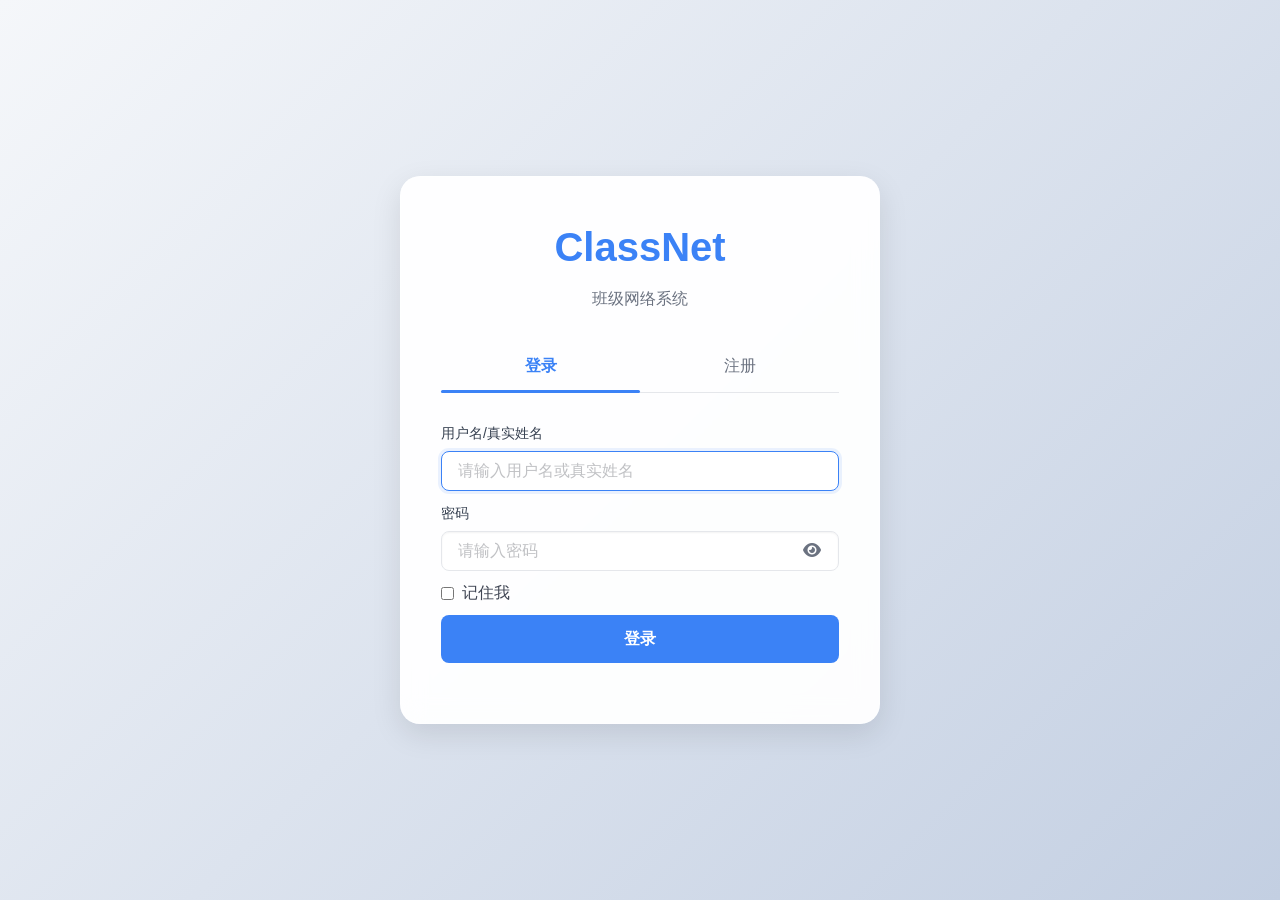
<file: index.html>
<!DOCTYPE html>
<html lang="zh-CN">
<head>
    <meta charset="UTF-8">
    <meta name="viewport" content="width=device-width, initial-scale=1.0">
    <meta http-equiv="Cache-Control" content="no-cache, no-store, must-revalidate">
    <meta http-equiv="Pragma" content="no-cache">
    <meta http-equiv="Expires" content="0">
    <title>ClassNet - 重定向</title>
    <script>
        // 检查登录状态
        function checkLoginStatus() {
            var token = localStorage.getItem('token');
            if (token) {
                // 已登录，跳转到桌面页面
                window.location.href = '/frontend/desktop/index.html';
            } else {
                // 未登录，跳转到登录页
                window.location.href = '/frontend/auth/index.html';
            }
        }
        
        // 执行登录状态检查
        checkLoginStatus();
    </script>
</head>
<body>
    <p>正在跳转到登录页...</p>
</body>
</html>
</file>
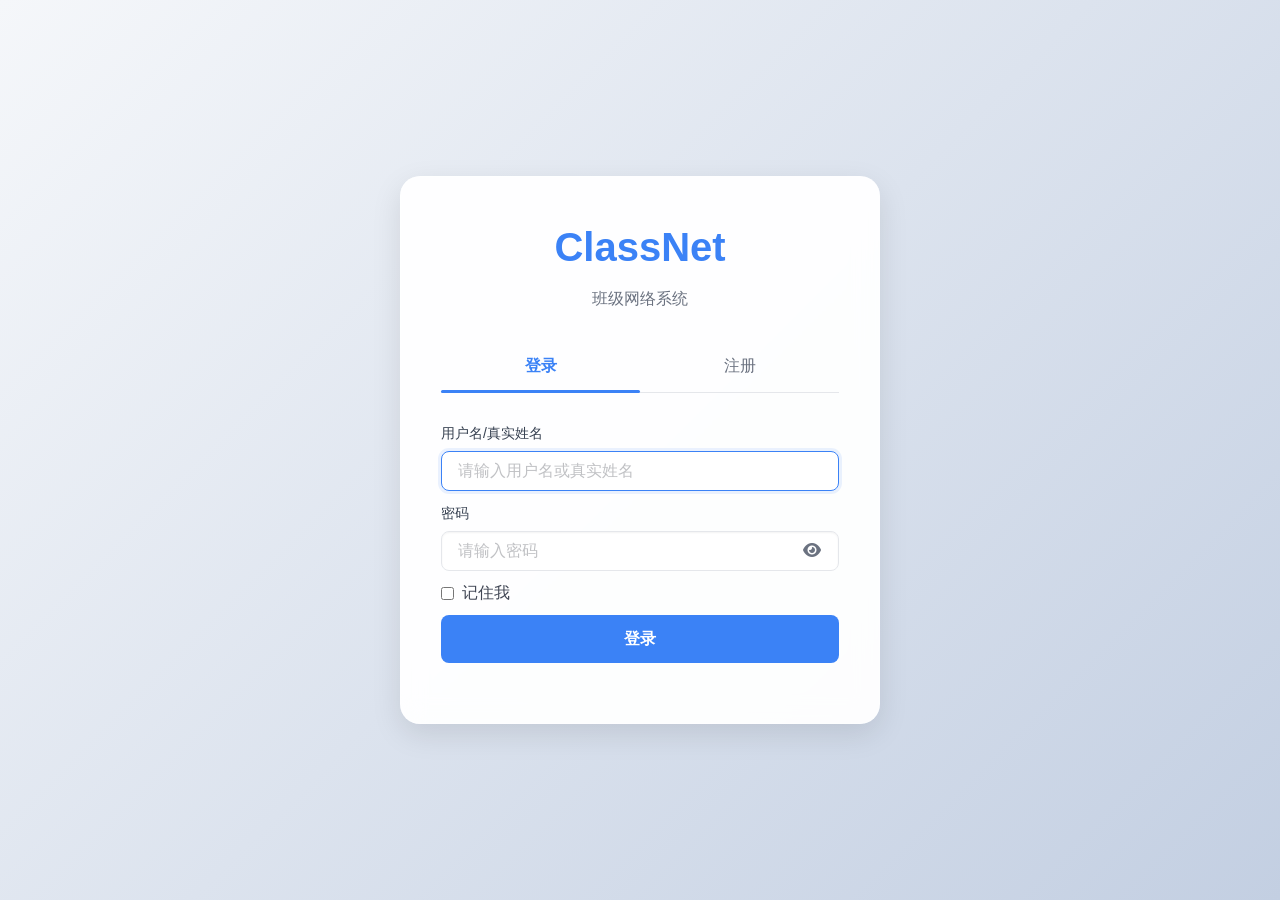
<file: frontend/auth/index.html>
<!DOCTYPE html>
<html lang="zh-CN">
<head>
    <meta charset="UTF-8">
    <meta name="viewport" content="width=device-width, initial-scale=1.0">
    <meta http-equiv="Cache-Control" content="no-cache, no-store, must-revalidate">
    <meta http-equiv="Pragma" content="no-cache">
    <meta http-equiv="Expires" content="0">
    <title>ClassNet - 登录/注册</title>
    <!-- Bulma CSS -->
    <link rel="stylesheet" href="../public/bulma/css/bulma.min.css">
    <!-- FontAwesome -->
    <link rel="stylesheet" href="../public/fontawesome/css/all.min.css">
    <!-- 认证页面样式 -->
    <style>
        /* 全局样式重置 */
        * {
            margin: 0;
            padding: 0;
            box-sizing: border-box;
        }
        
        /* 页面背景 */
        body {
            font-family: 'Arial', sans-serif;
            background: linear-gradient(135deg, #f5f7fa 0%, #c3cfe2 100%);
            min-height: 100vh;
            display: flex;
            align-items: center;
            justify-content: center;
            padding: 20px;
        }
        
        /* 页面加载动画 */
        .page-loader {
            position: fixed;
            top: 0;
            left: 0;
            width: 100%;
            height: 100%;
            background: linear-gradient(135deg, #f5f7fa 0%, #c3cfe2 100%);
            display: flex;
            align-items: center;
            justify-content: center;
            z-index: 99999;
            transition: all 0.5s ease;
        }
        
        .page-loader.hidden {
            opacity: 0;
            visibility: hidden;
        }
        
        .loader-logo {
            font-size: 3rem;
            font-weight: bold;
            color: #3B82F6;
            animation: pulse 1.5s ease-in-out infinite;
        }
        
        @keyframes pulse {
            0%, 100% {
                transform: scale(1);
                opacity: 1;
            }
            50% {
                transform: scale(1.1);
                opacity: 0.8;
            }
        }
        
        /* 认证容器 */
        .auth-container {
            width: 100%;
            max-width: 480px;
            margin: 0 auto;
            perspective: 1000px;
        }
        
        /* 认证卡片 */
        .auth-card {
            background: rgba(255, 255, 255, 0.95);
            backdrop-filter: blur(12px);
            -webkit-backdrop-filter: blur(12px);
            border-radius: 20px;
            box-shadow: 0 10px 30px rgba(0, 0, 0, 0.1);
            border: 1px solid rgba(255, 255, 255, 0.2);
            padding: 40px;
            transition: all 0.3s ease;
            transform-style: preserve-3d;
        }
        
        .auth-card:hover {
            box-shadow: 0 15px 35px rgba(0, 0, 0, 0.15);
            transform: translateY(-5px);
        }
        
        /* 认证头部 */
        .auth-header {
            text-align: center;
            margin-bottom: 30px;
        }
        
        .auth-title {
            font-size: 2.5rem;
            font-weight: bold;
            color: #3B82F6;
            margin-bottom: 10px;
        }
        
        .auth-subtitle {
            font-size: 1rem;
            color: #6B7280;
        }
        
        /* 认证标签 */
        .auth-tabs {
            display: flex;
            margin-bottom: 30px;
            border-bottom: 1px solid #E5E7EB;
        }
        
        .auth-tab {
            flex: 1;
            background: none;
            border: none;
            padding: 15px;
            font-size: 1rem;
            font-weight: 500;
            color: #6B7280;
            cursor: pointer;
            transition: all 0.3s ease;
            position: relative;
        }
        
        .auth-tab:hover {
            color: #3B82F6;
        }
        
        .auth-tab.active {
            color: #3B82F6;
            font-weight: 600;
        }
        
        .auth-tab.active::after {
            content: '';
            position: absolute;
            bottom: -1px;
            left: 0;
            width: 100%;
            height: 3px;
            background: #3B82F6;
            border-radius: 3px;
        }
        
        /* 表单容器 */
        .form-container {
            position: relative;
        }
        
        /* 表单面板 */
        .form-panel {
            display: none;
            animation: fadeIn 0.3s ease;
        }
        
        .form-panel.active {
            display: block;
        }
        
        @keyframes fadeIn {
            from {
                opacity: 0;
                transform: translateY(10px);
            }
            to {
                opacity: 1;
                transform: translateY(0);
            }
        }
        
        /* 表单字段 */
        .field {
            margin-bottom: 20px;
        }
        
        .label {
            display: block;
            font-size: 0.875rem;
            font-weight: 500;
            color: #374151;
            margin-bottom: 8px;
        }
        
        .control {
            position: relative;
        }
        
        .input {
            width: 100%;
            padding: 12px 16px;
            border: 1px solid #E5E7EB;
            border-radius: 8px;
            font-size: 1rem;
            transition: all 0.3s ease;
            background: rgba(255, 255, 255, 0.8);
        }
        
        .input:focus {
            outline: none;
            border-color: #3B82F6;
            box-shadow: 0 0 0 3px rgba(59, 130, 246, 0.1);
            background: #FFFFFF;
        }
        
        /* 密码输入框 */
        .password-input {
            position: relative;
        }
        
        .toggle-password {
            position: absolute;
            right: 10px;
            top: 50%;
            transform: translateY(-50%);
            background: none;
            border: none;
            color: #6B7280;
            cursor: pointer;
            padding: 8px;
            border-radius: 4px;
            transition: all 0.3s ease;
        }
        
        .toggle-password:hover {
            color: #3B82F6;
            background: rgba(59, 130, 246, 0.1);
        }
        
        /* 错误信息 */
        .error-message {
            font-size: 0.75rem;
            color: #EF4444;
            margin-top: 5px;
            opacity: 0;
            transform: translateY(-5px);
            transition: all 0.3s ease;
        }
        
        .error-message.show {
            opacity: 1;
            transform: translateY(0);
        }
        
        /* 密码强度指示器 */
        .password-strength {
            margin-top: 10px;
        }
        
        .password-strength-label {
            font-size: 0.75rem;
            color: #6B7280;
            margin-bottom: 5px;
        }
        
        .password-strength-bars {
            display: flex;
            gap: 5px;
            margin-bottom: 5px;
        }
        
        .password-strength-bar {
            flex: 1;
            height: 4px;
            background: #E5E7EB;
            border-radius: 2px;
            transition: all 0.3s ease;
        }
        
        .password-strength-bar.weak {
            background: #EF4444;
        }
        
        .password-strength-bar.medium {
            background: #F59E0B;
        }
        
        .password-strength-bar.strong {
            background: #10B981;
        }
        
        .password-strength-text {
            font-size: 0.75rem;
            font-weight: 500;
        }
        
        .password-strength-text.weak {
            color: #EF4444;
        }
        
        .password-strength-text.medium {
            color: #F59E0B;
        }
        
        .password-strength-text.strong {
            color: #10B981;
        }
        
        /* 复选框 */
        .checkbox {
            display: flex;
            align-items: center;
            gap: 8px;
            cursor: pointer;
        }
        
        .checkbox input[type="checkbox"] {
            width: auto;
            cursor: pointer;
        }
        
        /* 按钮 */
        .button {
            width: 100%;
            padding: 12px;
            border: none;
            border-radius: 8px;
            font-size: 1rem;
            font-weight: 600;
            cursor: pointer;
            transition: all 0.3s ease;
        }
        
        .button.is-primary {
            background: #3B82F6;
            color: #FFFFFF;
        }
        
        .button.is-primary:hover {
            background: #2563EB;
            transform: translateY(-2px);
            box-shadow: 0 4px 12px rgba(59, 130, 246, 0.3);
        }
        
        .button.is-primary:active {
            transform: translateY(0);
        }
        
        .button.is-loading {
            opacity: 0.7;
            cursor: not-allowed;
        }
        
        /* 加载遮罩 */
        .loading-overlay {
            position: fixed;
            top: 0;
            left: 0;
            width: 100%;
            height: 100%;
            background: rgba(0, 0, 0, 0.5);
            display: flex;
            align-items: center;
            justify-content: center;
            z-index: 9999;
            opacity: 0;
            visibility: hidden;
            transition: all 0.3s ease;
        }
        
        .loading-overlay.active {
            opacity: 1;
            visibility: visible;
        }
        
        .loading-spinner {
            width: 50px;
            height: 50px;
            border: 4px solid #E5E7EB;
            border-top: 4px solid #3B82F6;
            border-radius: 50%;
            animation: spin 1s linear infinite;
        }
        
        @keyframes spin {
            0% { transform: rotate(0deg); }
            100% { transform: rotate(360deg); }
        }
        
        /* 响应式设计 */
        @media (max-width: 768px) {
            body {
                padding: 10px;
            }
            
            .auth-card {
                padding: 25px;
            }
            
            .auth-title {
                font-size: 2rem;
            }
            
            .auth-tab {
                padding: 12px;
                font-size: 0.875rem;
            }
            
            .field {
                margin-bottom: 15px;
            }
            
            .input {
                padding: 10px 12px;
                font-size: 0.875rem;
            }
            
            .button {
                padding: 10px;
                font-size: 0.875rem;
            }
        }
        
        /* 可访问性 */
        .sr-only {
            position: absolute;
            width: 1px;
            height: 1px;
            padding: 0;
            margin: -1px;
            overflow: hidden;
            clip: rect(0, 0, 0, 0);
            white-space: nowrap;
            border: 0;
        }
    </style>
</head>
<body>
    <!-- 页面加载动画 -->
    <div class="page-loader" id="page-loader">
        <div class="loader-logo">ClassNet</div>
    </div>
    
    <div class="auth-container">
        <div class="auth-card" role="main" aria-labelledby="auth-title">
            <div class="auth-header">
                <h1 class="auth-title" id="auth-title">ClassNet</h1>
                <p class="auth-subtitle">班级网络系统</p>
            </div>
            
            <div class="auth-tabs" role="tablist" aria-label="认证方式">
                <button class="auth-tab active" data-tab="login" role="tab" aria-selected="true" aria-controls="login-form">登录</button>
                <button class="auth-tab" data-tab="register" role="tab" aria-selected="false" aria-controls="register-form">注册</button>
            </div>
            
            <div class="form-container">
                <!-- 登录表单 -->
                <form class="form-panel active" id="login-form" role="form" aria-labelledby="login-form-title">
                    <h2 class="sr-only" id="login-form-title">登录表单</h2>
                    <div class="field">
                        <label class="label" for="login-username">用户名/真实姓名</label>
                        <div class="control">
                            <input class="input" type="text" id="login-username" placeholder="请输入用户名或真实姓名" required autofocus aria-required="true">
                        </div>
                        <div class="error-message" aria-live="polite"></div>
                    </div>
                    <div class="field">
                        <label class="label" for="login-password">密码</label>
                        <div class="control password-input">
                            <input class="input" type="password" id="login-password" placeholder="请输入密码" required aria-required="true">
                            <button type="button" class="toggle-password" aria-label="切换密码可见性" aria-pressed="false">
                                <i class="fas fa-eye"></i>
                            </button>
                        </div>
                        <div class="error-message" aria-live="polite"></div>
                    </div>
                    <div class="field">
                        <div class="control">
                            <label class="checkbox">
                                <input type="checkbox" id="remember-me">
                                <span>记住我</span>
                            </label>
                        </div>
                    </div>
                    <div class="field">
                        <button type="submit" class="button is-primary" aria-label="登录">登录</button>
                    </div>
                </form>
                
                <!-- 注册表单 -->
                <form class="form-panel" id="register-form" role="form" aria-labelledby="register-form-title">
                    <h2 class="sr-only" id="register-form-title">注册表单</h2>
                    <div class="field">
                        <label class="label" for="register-username">用户名</label>
                        <div class="control">
                            <input class="input" type="text" id="register-username" placeholder="请输入用户名" required aria-required="true">
                        </div>
                        <div class="error-message" aria-live="polite"></div>
                    </div>
                    <div class="field">
                        <label class="label" for="register-realname">真实姓名</label>
                        <div class="control">
                            <input class="input" type="text" id="register-realname" placeholder="请输入真实姓名" required aria-required="true">
                        </div>
                        <div class="error-message" aria-live="polite"></div>
                    </div>
                    <div class="field">
                        <label class="label" for="register-password">密码</label>
                        <div class="control password-input">
                            <input class="input" type="password" id="register-password" placeholder="请输入密码（至少8位）" required aria-required="true">
                            <button type="button" class="toggle-password" aria-label="切换密码可见性" aria-pressed="false">
                                <i class="fas fa-eye"></i>
                            </button>
                        </div>
                        <div class="error-message" aria-live="polite"></div>
                        <!-- 密码强度指示器 -->
                        <div class="password-strength" id="password-strength" aria-live="polite">
                            <div class="password-strength-label">密码强度：</div>
                            <div class="password-strength-bars">
                                <div class="password-strength-bar" data-index="0" aria-hidden="true"></div>
                                <div class="password-strength-bar" data-index="1" aria-hidden="true"></div>
                                <div class="password-strength-bar" data-index="2" aria-hidden="true"></div>
                                <div class="password-strength-bar" data-index="3" aria-hidden="true"></div>
                            </div>
                            <div class="password-strength-text" id="password-strength-text">弱</div>
                        </div>
                    </div>
                    <div class="field">
                        <label class="label" for="register-confirm-password">确认密码</label>
                        <div class="control password-input">
                            <input class="input" type="password" id="register-confirm-password" placeholder="请再次输入密码" required aria-required="true">
                            <button type="button" class="toggle-password" aria-label="切换密码可见性" aria-pressed="false">
                                <i class="fas fa-eye"></i>
                            </button>
                        </div>
                        <div class="error-message" aria-live="polite"></div>
                    </div>
                    <div class="field">
                        <button type="submit" class="button is-primary" aria-label="注册">注册</button>
                    </div>
                </form>
            </div>
        </div>
    </div>
    
    <!-- 加载遮罩 -->
    <div class="loading-overlay" id="loading-overlay">
        <div class="loading-spinner"></div>
    </div>
    
    <!-- 认证页面脚本 -->
    <script src="script.js"></script>
</body>
</html>
</file>
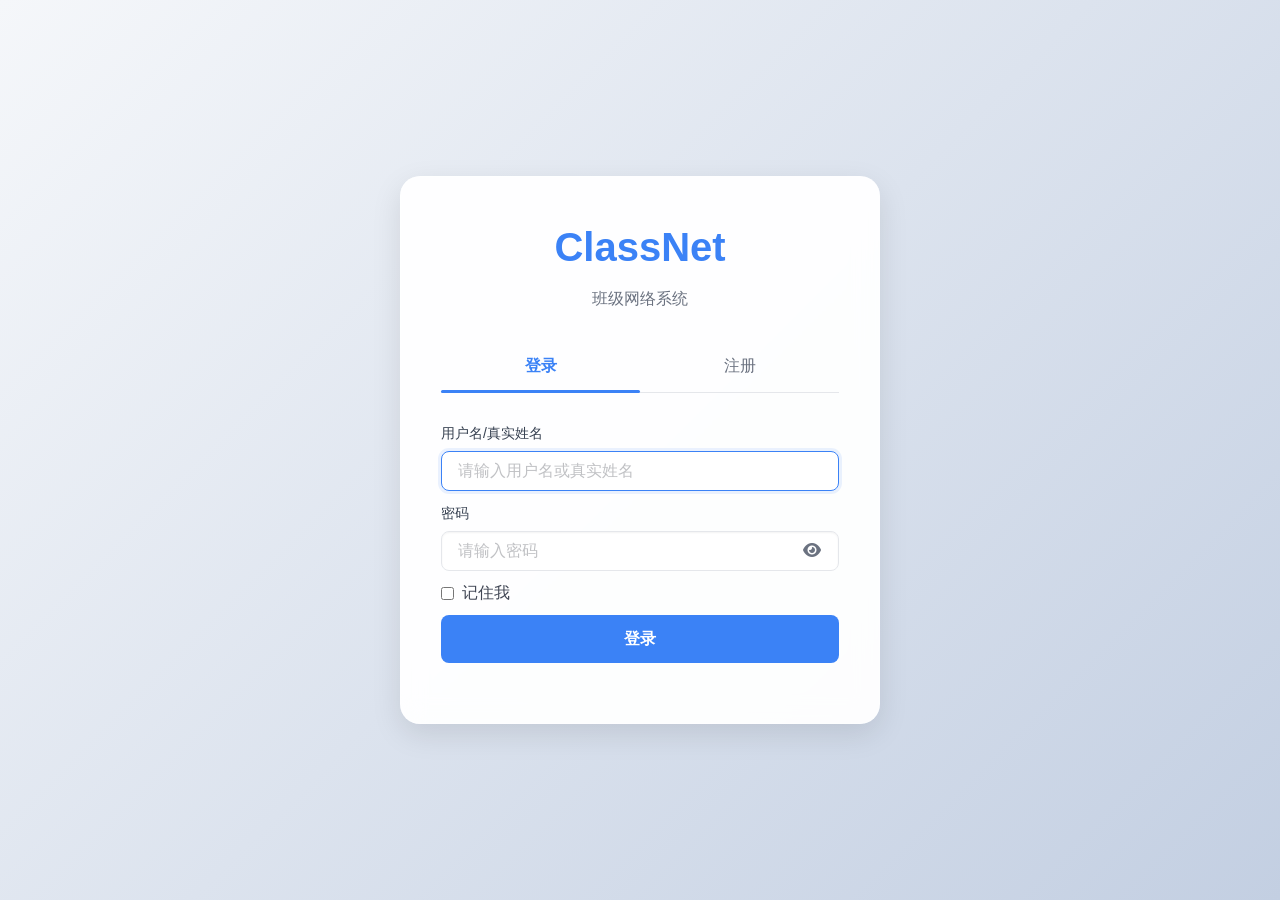
<file: frontend/desktop/index.html>
<!DOCTYPE html>
<html lang="zh-CN">
<head>
    <meta charset="UTF-8">
    <meta name="viewport" content="width=device-width, initial-scale=1.0">
    <meta http-equiv="Cache-Control" content="no-cache, no-store, must-revalidate">
    <meta http-equiv="Pragma" content="no-cache">
    <meta http-equiv="Expires" content="0">
    <title>ClassNet - 桌面</title>
    <!-- FontAwesome -->
    <link rel="stylesheet" href="../public/fontawesome/css/all.min.css">
    <!-- 桌面页面样式 -->
    <link rel="stylesheet" href="styles.css">
    <!-- 登录状态检查 -->
    <script>
        // 检查登录状态
        function checkLoginStatus() {
            var token = localStorage.getItem('token');
            if (!token) {
                // 未登录，跳转到登录页
                window.location.href = '../auth/index.html';
            }
        }
        
        // 页面加载时检查登录状态
        checkLoginStatus();
    </script>
</head>
<body class="desktop-body">
    <!-- 顶部通知栏 -->
    <div class="notification-bar" id="notification-bar">
        <div class="notification-bar-left">
            <div class="welcome-text">
                <div class="welcome-main">欢迎ClassNet</div>
                <div class="welcome-sub">科技改变生活 创新铸就未来</div>
            </div>
        </div>

    </div>
    
    <!-- Mac OS风格的Dock栏 -->
    <div class="dock" id="dock">
        <div class="dock-container">

            <div class="dock-item" data-app="video">
                <i class="fas fa-video"></i>
                <span class="dock-label">视频</span>
            </div>
            <div class="dock-item" data-app="music">
                <i class="fas fa-music"></i>
                <span class="dock-label">音乐</span>
            </div>
            <div class="dock-item" data-app="weather">
                <i class="fas fa-cloud-sun"></i>
                <span class="dock-label">天气</span>
            </div>
            <div class="dock-item" data-app="chat">
                <i class="fas fa-comments"></i>
                <span class="dock-label">聊天</span>
            </div>
            <div class="dock-item" data-app="calendar">
                <i class="fas fa-calendar"></i>
                <span class="dock-label">日历</span>
            </div>
            <div class="dock-item" data-app="schedule">
                <i class="fas fa-table"></i>
                <span class="dock-label">课程表</span>
            </div>
            <div class="dock-item" data-app="settings">
                <i class="fas fa-cog"></i>
                <span class="dock-label">设置</span>
            </div>
        </div>
    </div>
    
    <!-- 桌面页面脚本 -->
    <script src="script.js"></script>
</body>
</html>
</file>
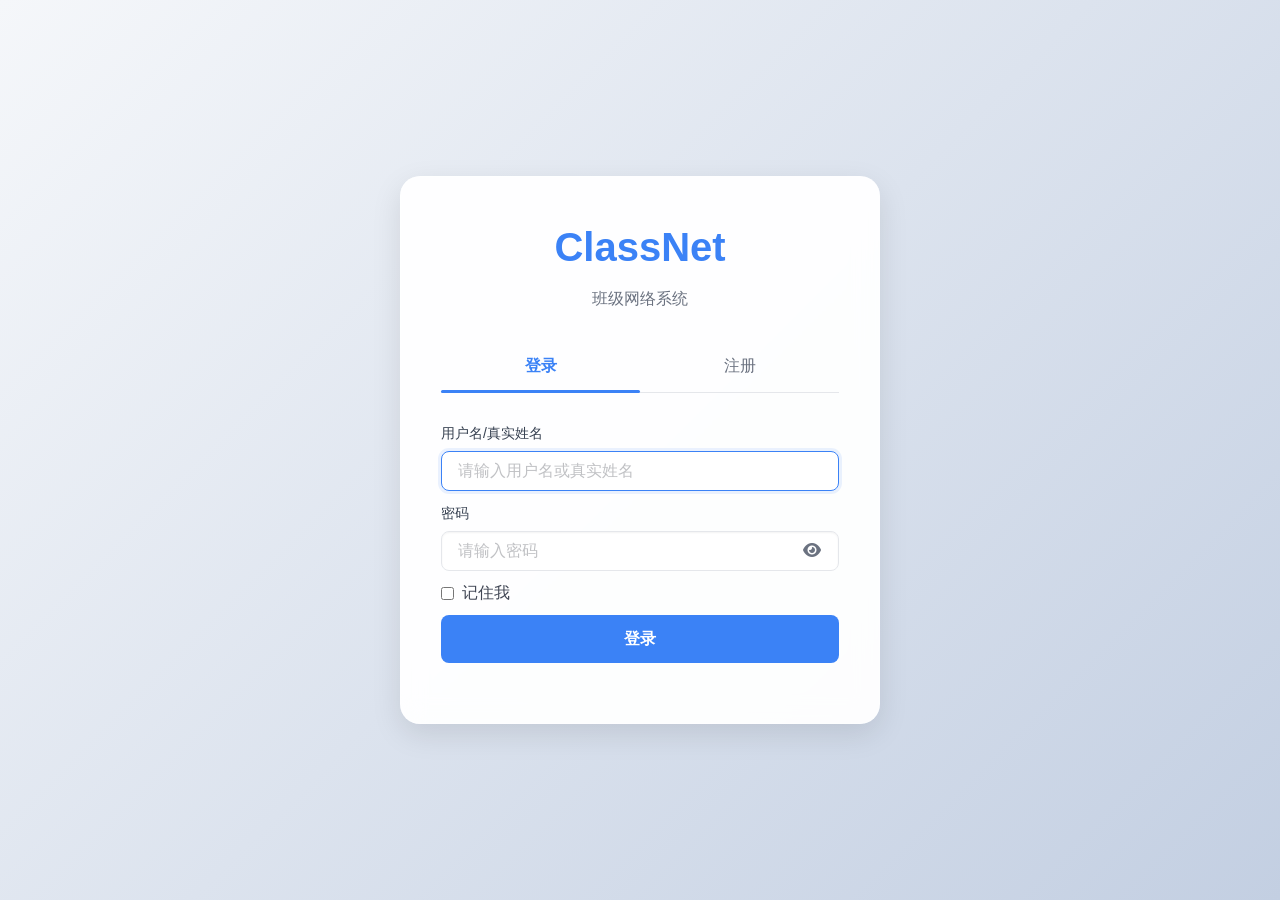
<file: frontend/settings/index.html>
<!DOCTYPE html>
<html lang="zh-CN">
<head>
    <meta charset="UTF-8">
    <meta name="viewport" content="width=device-width, initial-scale=1.0">
    <meta http-equiv="Cache-Control" content="no-cache, no-store, must-revalidate">
    <meta http-equiv="Pragma" content="no-cache">
    <meta http-equiv="Expires" content="0">
    <title>ClassNet - 设置</title>
    <!-- Bulma CSS -->
    <link rel="stylesheet" href="../public/bulma/css/bulma.min.css">
    <!-- FontAwesome -->
    <link rel="stylesheet" href="../public/fontawesome/css/all.min.css">
    <!-- 自定义样式 -->
    <link rel="stylesheet" href="css/style.css">
</head>
<body>

    <div class="settings-container">
        <!-- 左侧导航栏 -->
        <aside class="settings-sidebar">
            <div class="sidebar-header">
                <h1 class="sidebar-title">设置</h1>
                <a href="../desktop/index.html" class="back-to-desktop">
                    <i class="fas fa-desktop"></i>
                    <span>返回桌面</span>
                </a>
            </div>
            <nav class="sidebar-nav">
                <div class="nav-section">
                    <h2 class="nav-section-title">个人信息</h2>
                    <ul class="nav-links">
                        <li>
                            <a href="#profile" class="nav-link active" data-page="profile">
                                <i class="fas fa-user-circle"></i>
                                <span>个人资料</span>
                            </a>
                        </li>
                        <li>
                            <a href="#password" class="nav-link" data-page="password">
                                <i class="fas fa-lock"></i>
                                <span>修改密码</span>
                            </a>
                        </li>
                    </ul>
                </div>
                <div class="nav-section">
                    <h2 class="nav-section-title">设置</h2>
                    <ul class="nav-links">
                        <li>
                            <a href="#admin" class="nav-link" data-page="admin">
                                <i class="fas fa-cog"></i>
                                <span>后台管理</span>
                            </a>
                        </li>
                        <li>
                            <a href="#logout" class="nav-link" data-page="logout">
                                <i class="fas fa-sign-out-alt"></i>
                                <span>退出登录</span>
                            </a>
                        </li>
                    </ul>
                </div>
            </nav>
        </aside>
        
        <!-- 右侧内容区 -->
        <main class="settings-content">
            <!-- 个人资料页面 -->
            <div class="content-page" id="profile-page">
                <div class="page-header">
                    <h2 class="page-title">个人资料</h2>
                    <p class="page-subtitle">查看和编辑您的个人信息</p>
                </div>
                <div class="page-content">
                    <form id="profile-form">
                        <!-- 账号信息 -->
                        <div class="form-section">
                            <h3 class="section-title">账号信息</h3>
                            <div class="field is-grouped">
                                <div class="field">
                                    <label class="label">用户ID</label>
                                    <div class="control">
                                        <input class="input is-static" type="text" id="user-id" value="" disabled>
                                    </div>
                                </div>
                                <div class="field">
                                    <label class="label">真实姓名</label>
                                    <div class="control">
                                        <input class="input is-static" type="text" id="real-name" value="" disabled>
                                    </div>
                                </div>
                            </div>
                            <div class="field">
                                <label class="label" for="username">用户名</label>
                                <div class="control">
                                    <input class="input" type="text" id="username" placeholder="请输入用户名">
                                </div>
                                <div class="error-message" aria-live="polite"></div>
                            </div>
                        </div>
                        
                        <!-- 可选信息 -->
                        <div class="form-section">
                            <h3 class="section-title">联系方式</h3>
                            <div class="field is-grouped">
                                <div class="field">
                                    <label class="label" for="phone">手机号</label>
                                    <div class="control">
                                        <input class="input" type="tel" id="phone" placeholder="请输入手机号（选填）">
                                    </div>
                                    <div class="error-message" aria-live="polite"></div>
                                </div>
                                <div class="field">
                                    <label class="label" for="qq">QQ号</label>
                                    <div class="control">
                                        <input class="input" type="text" id="qq" placeholder="请输入QQ号（选填）">
                                    </div>
                                    <div class="error-message" aria-live="polite"></div>
                                </div>
                            </div>
                            <div class="field is-grouped">
                                <div class="field">
                                    <label class="label" for="wechat">微信号</label>
                                    <div class="control">
                                        <input class="input" type="text" id="wechat" placeholder="请输入微信号（选填）">
                                    </div>
                                    <div class="error-message" aria-live="polite"></div>
                                </div>
                                <div class="field">
                                    <label class="label" for="address">住址</label>
                                    <div class="control">
                                        <input class="input" type="text" id="address" placeholder="请输入住址（选填）">
                                    </div>
                                    <div class="error-message" aria-live="polite"></div>
                                </div>
                            </div>
                            <div class="field">
                                <label class="label" for="birthday">生日</label>
                                <div class="control">
                                    <input class="input" type="date" id="birthday" placeholder="请选择生日（选填）">
                                </div>
                                <div class="error-message" aria-live="polite"></div>
                            </div>
                            <div class="field">
                                <label class="label" for="bio">个人签名</label>
                                <div class="control">
                                    <textarea class="textarea" id="bio" placeholder="请输入个人签名（选填）" rows="3"></textarea>
                                </div>
                                <div class="error-message" aria-live="polite"></div>
                            </div>
                        </div>
                        
                        <!-- 提交按钮 -->
                        <div class="form-actions">
                            <button type="submit" class="button is-primary">保存更改</button>
                            <button type="button" class="button is-light" id="cancel-profile">取消</button>
                        </div>
                    </form>
                </div>
            </div>
            
            <!-- 密码修改页面 -->
            <div class="content-page" id="password-page" style="display: none;">
                <div class="page-header">
                    <h2 class="page-title">修改密码</h2>
                    <p class="page-subtitle">修改您的账号密码</p>
                </div>
                <div class="page-content">
                    <form id="password-form">
                        <div class="form-section">
                            <div class="field">
                                <label class="label" for="current-password">原密码</label>
                                <div class="control password-input">
                                    <input class="input" type="password" id="current-password" placeholder="请输入原密码" required>
                                    <button type="button" class="toggle-password" aria-label="切换密码可见性" aria-pressed="false">
                                        <i class="fas fa-eye"></i>
                                    </button>
                                </div>
                                <div class="error-message" aria-live="polite"></div>
                            </div>
                            
                            <div class="field">
                                <label class="label" for="new-password">新密码</label>
                                <div class="control password-input">
                                    <input class="input" type="password" id="new-password" placeholder="请输入新密码" required>
                                    <button type="button" class="toggle-password" aria-label="切换密码可见性" aria-pressed="false">
                                        <i class="fas fa-eye"></i>
                                    </button>
                                </div>
                                <div class="error-message" aria-live="polite"></div>
                                <!-- 密码强度指示器 -->
                                <div class="password-strength" id="password-strength" aria-live="polite">
                                    <div class="password-strength-label">密码强度：</div>
                                    <div class="password-strength-bars">
                                        <div class="password-strength-bar" data-index="0" aria-hidden="true"></div>
                                        <div class="password-strength-bar" data-index="1" aria-hidden="true"></div>
                                        <div class="password-strength-bar" data-index="2" aria-hidden="true"></div>
                                        <div class="password-strength-bar" data-index="3" aria-hidden="true"></div>
                                    </div>
                                    <div class="password-strength-text" id="password-strength-text">弱</div>
                                </div>
                            </div>
                            
                            <div class="field">
                                <label class="label" for="confirm-password">确认新密码</label>
                                <div class="control password-input">
                                    <input class="input" type="password" id="confirm-password" placeholder="请再次输入新密码" required>
                                    <button type="button" class="toggle-password" aria-label="切换密码可见性" aria-pressed="false">
                                        <i class="fas fa-eye"></i>
                                    </button>
                                </div>
                                <div class="error-message" aria-live="polite"></div>
                            </div>
                        </div>
                        
                        <!-- 提交按钮 -->
                        <div class="form-actions">
                            <button type="submit" class="button is-primary">保存更改</button>
                            <button type="button" class="button is-light" id="cancel-password">取消</button>
                        </div>
                    </form>
                </div>
            </div>
            
            <!-- 后台管理页面 -->
            <div class="content-page" id="admin-page" style="display: none;">
                <div class="page-header">
                    <h2 class="page-title">后台管理</h2>
                    <p class="page-subtitle">管理系统设置和用户</p>
                </div>
                <div class="page-content">
                    <div class="admin-actions">
                        <a href="../apps/admin/index.html" class="button is-primary is-large">
                            <i class="fas fa-tachometer-alt"></i>
                            <span>进入后台管理</span>
                        </a>
                        <p class="help-text">点击上方按钮进入后台管理系统</p>
                    </div>
                </div>
            </div>
            
            <!-- 退出登录页面 -->
            <div class="content-page" id="logout-page" style="display: none;">
                <div class="page-header">
                    <h2 class="page-title">退出登录</h2>
                    <p class="page-subtitle">确认退出您的账号</p>
                </div>
                <div class="page-content">
                    <div class="logout-confirm">
                        <div class="logout-icon">
                            <i class="fas fa-sign-out-alt"></i>
                        </div>
                        <h3>确定要退出登录吗？</h3>
                        <p>退出后需要重新登录才能访问系统</p>
                        <div class="logout-actions">
                            <button class="button is-danger" id="confirm-logout">
                                <i class="fas fa-check"></i>
                                <span>确定</span>
                            </button>
                            <button class="button is-light" id="cancel-logout">
                                <i class="fas fa-times"></i>
                                <span>取消</span>
                            </button>
                        </div>
                    </div>
                </div>
            </div>
        </main>
    </div>
    
    <!-- 加载遮罩 -->
    <div class="loading-overlay" id="loading-overlay">
        <div class="loading-spinner"></div>
    </div>
    
    <!-- 设置页面脚本 -->
    <script src="js/script.js"></script>
</body>
</html>
</file>
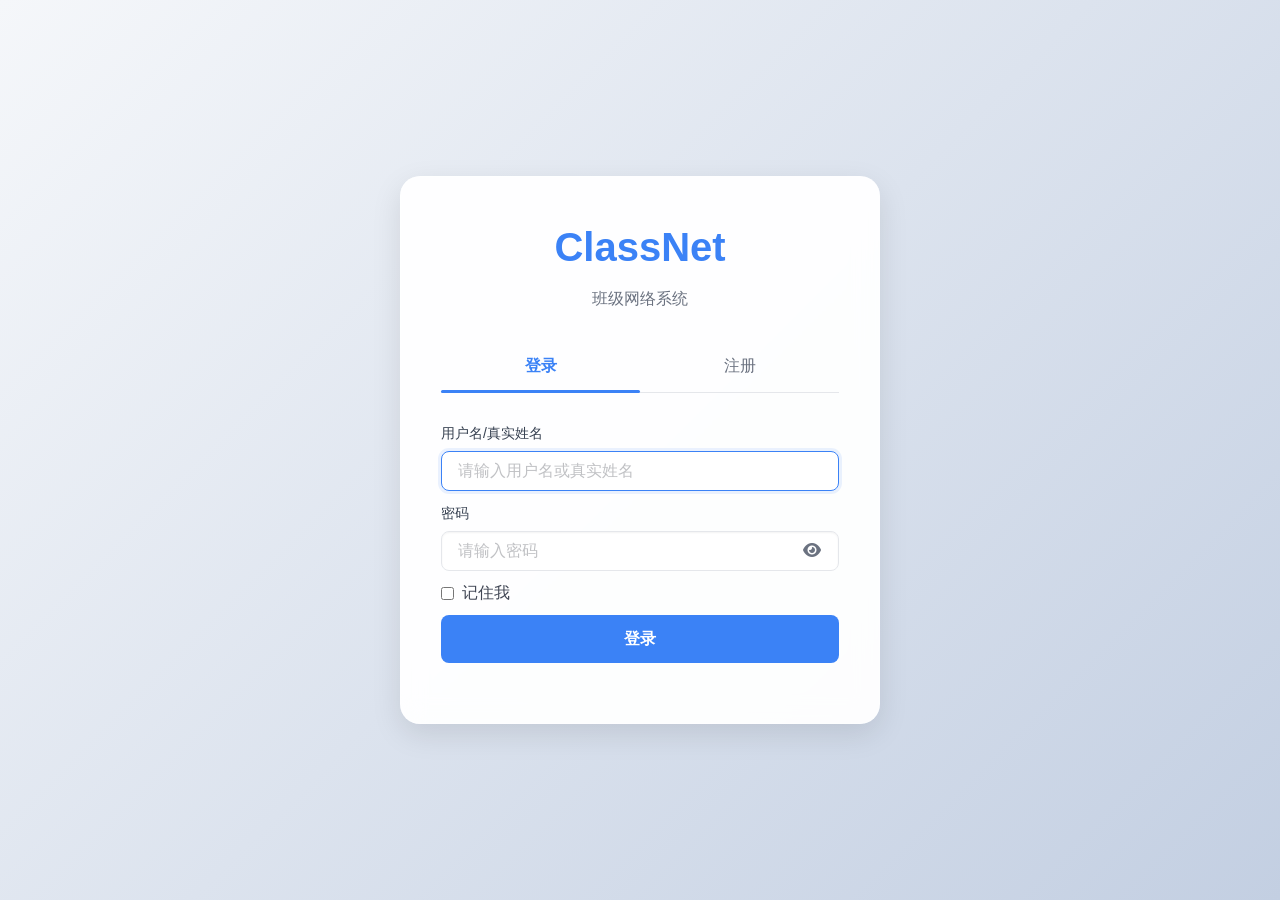
<file: frontend/apps/admin/index.html>
<!DOCTYPE html>
<html lang="zh-CN">
<head>
    <meta charset="UTF-8">
    <meta name="viewport" content="width=device-width, initial-scale=1.0">
    <title>后台管理系统 - ClassNet</title>
    <!-- Bulma CSS -->
    <link rel="stylesheet" href="../../public/bulma/css/bulma.min.css">
    <!-- FontAwesome -->
    <link rel="stylesheet" href="../../public/fontawesome/css/all.min.css">
    <!-- 自定义样式 -->
    <link rel="stylesheet" href="styles.css">
</head>
<body class="admin-body">
    <div class="admin-container">
        <!-- 侧边栏 -->
        <aside class="admin-sidebar collapsed">
            <div class="sidebar-header">
                <h1 class="sidebar-title">
                    <i class="fas fa-tachometer-alt"></i>
                    <span>后台管理</span>
                </h1>
            </div>
            <nav class="sidebar-nav">
                <ul>
                    <li class="nav-item active" data-page="dashboard">
                        <a href="#">
                            <i class="fas fa-home"></i>
                            <span>仪表盘</span>
                        </a>
                    </li>
                    <li class="nav-item" data-page="users">
                        <a href="#">
                            <i class="fas fa-users"></i>
                            <span>用户管理</span>
                        </a>
                    </li>
                    <li class="nav-item" data-page="settings">
                        <a href="#">
                            <i class="fas fa-cog"></i>
                            <span>系统设置</span>
                        </a>
                    </li>
                    <li class="nav-item" data-page="logs">
                        <a href="#">
                            <i class="fas fa-file-alt"></i>
                            <span>系统日志</span>
                        </a>
                    </li>
                </ul>
            </nav>
            <div class="sidebar-footer">
                <button class="logout-btn" id="logout-btn">
                    <i class="fas fa-desktop"></i>
                    <span>返回桌面</span>
                </button>
            </div>
        </aside>

        <!-- 主内容区 -->
        <main class="admin-content">
            <!-- 顶部导航栏 -->
            <header class="content-header">
                <div class="header-left">
                    <button class="sidebar-toggle" id="sidebar-toggle">
                        <i class="fas fa-bars"></i>
                    </button>
                    <h2 class="page-title" id="page-title">仪表盘</h2>
                </div>
                <div class="header-right">
                    <div class="user-info">
                        <span class="user-name" id="user-name">管理员</span>
                        <div class="user-avatar">
                            <i class="fas fa-user-shield"></i>
                        </div>
                    </div>
                </div>
            </header>

            <!-- 页面内容 -->
            <div class="content-pages">
                <!-- 仪表盘页面 -->
                <div class="content-page" id="dashboard-page">
                    <div class="dashboard-cards">
                        <div class="card">
                            <div class="card-content">
                                <div class="card-icon">
                                    <i class="fas fa-users"></i>
                                </div>
                                <div class="card-text">
                                    <h3>用户总数</h3>
                                    <p class="card-value" id="total-users">0</p>
                                </div>
                            </div>
                        </div>

                    </div>
                    <div class="dashboard-stats">
                        <div class="stats-card">
                            <h3>系统状态</h3>
                            <div class="stats-grid">
                                <div class="stat-item">
                                    <span class="stat-label">CPU使用率</span>
                                    <span class="stat-value" id="cpu-usage">0%</span>
                                </div>
                                <div class="stat-item">
                                    <span class="stat-label">内存使用率</span>
                                    <span class="stat-value" id="memory-usage">0%</span>
                                </div>
                                <div class="stat-item">
                                    <span class="stat-label">磁盘使用率</span>
                                    <span class="stat-value" id="disk-usage">0%</span>
                                </div>
                                <div class="stat-item">
                                    <span class="stat-label">服务器时间</span>
                                    <span class="stat-value" id="server-time">--</span>
                                </div>
                            </div>
                        </div>
                    </div>
                </div>

                <!-- 用户管理页面 -->
                <div class="content-page" id="users-page" style="display: none;">
                    <div class="users-header">
                        <h3>用户管理</h3>
                        <div class="users-actions">
                            <div class="search-box">
                                <input type="text" id="user-search" placeholder="搜索用户...">
                                <button class="search-btn">
                                    <i class="fas fa-search"></i>
                                </button>
                            </div>
                            <button class="button is-primary" id="add-user-btn">
                                <i class="fas fa-plus"></i>
                                <span>添加用户</span>
                            </button>
                        </div>
                    </div>
                    <div class="users-table-container">
                        <table class="table is-fullwidth is-hoverable">
                            <thead>
                                <tr>
                                    <th>用户ID</th>
                                    <th>用户名</th>
                                    <th>真实姓名</th>
                                    <th>邮箱</th>
                                    <th>手机号</th>
                                    <th>操作</th>
                                </tr>
                            </thead>
                            <tbody id="users-table-body">
                                <!-- 用户数据将通过JavaScript动态添加 -->
                                <tr>
                                    <td colspan="6" class="has-text-centered">
                                        <div class="loading-spinner"></div>
                                        <p>加载用户数据中...</p>
                                    </td>
                                </tr>
                            </tbody>
                        </table>
                    </div>
                </div>

                <!-- 系统设置页面 -->
                <div class="content-page" id="settings-page" style="display: none;">
                    <div class="settings-header">
                        <h3>系统设置</h3>
                    </div>
                    <div class="settings-form">
                        <form id="settings-form">
                            <div class="form-section">
                                <h4>基本设置</h4>
                                <div class="field">
                                    <label class="label">系统名称</label>
                                    <div class="control">
                                        <input class="input" type="text" id="system-name" value="ClassNet">
                                    </div>
                                </div>
                                <div class="field">
                                    <label class="label">系统版本</label>
                                    <div class="control">
                                        <input class="input is-static" type="text" value="1.0.0" disabled>
                                    </div>
                                </div>
                            </div>
                            <div class="form-section">
                                <h4>安全设置</h4>
                                <div class="field">
                                    <label class="label">后台管理密码</label>
                                    <div class="control password-input">
                                        <input class="input" type="password" id="admin-password" placeholder="输入新的后台管理密码">
                                        <button type="button" class="toggle-password">
                                            <i class="fas fa-eye"></i>
                                        </button>
                                    </div>
                                </div>
                                <div class="field">
                                    <label class="label">密码有效期</label>
                                    <div class="control">
                                        <input class="input" type="number" id="password-expiry" value="90">
                                    </div>
                                    <p class="help">密码有效期（天）</p>
                                </div>
                            </div>
                            <div class="form-actions">
                                <button type="submit" class="button is-primary">保存设置</button>
                                <button type="button" class="button is-light">取消</button>
                            </div>
                        </form>
                    </div>
                </div>

                <!-- 系统日志页面 -->
                <div class="content-page" id="logs-page" style="display: none;">
                    <div class="logs-header">
                        <h3>系统日志</h3>
                        <div class="logs-actions">
                            <button class="button is-light" id="refresh-logs">
                                <i class="fas fa-sync-alt"></i>
                                <span>刷新</span>
                            </button>
                            <button class="button is-light" id="download-logs">
                                <i class="fas fa-download"></i>
                                <span>下载</span>
                            </button>
                        </div>
                    </div>
                    <div class="logs-container">
                        <div class="logs-filter">
                            <div class="field is-grouped">
                                <div class="field">
                                    <label class="label">日志级别</label>
                                    <div class="control">
                                        <div class="select">
                                            <select id="log-level">
                                                <option value="all">全部</option>
                                                <option value="info">信息</option>
                                                <option value="warning">警告</option>
                                                <option value="error">错误</option>
                                                <option value="critical">严重</option>
                                            </select>
                                        </div>
                                    </div>
                                </div>
                                <div class="field">
                                    <label class="label">时间范围</label>
                                    <div class="control">
                                        <input class="input" type="date" id="log-date">
                                    </div>
                                </div>
                            </div>
                        </div>
                        <div class="logs-content" id="logs-content">
                            <div class="loading-spinner"></div>
                            <p>加载日志数据中...</p>
                        </div>
                    </div>
                </div>
            </div>
        </main>
    </div>

    <!-- 模态框 -->
    <!-- 添加/编辑用户模态框 -->
    <div class="modal" id="user-modal">
        <div class="modal-background"></div>
        <div class="modal-content">
            <div class="modal-card">
                <header class="modal-card-head">
                    <p class="modal-card-title" id="modal-title">添加用户</p>
                    <button class="delete" aria-label="close"></button>
                </header>
                <form id="user-form">
                    <section class="modal-card-body">
                        <input type="hidden" id="user-id">
                        <div class="field">
                            <label class="label">用户名</label>
                            <div class="control">
                                <input class="input" type="text" id="user-username" required>
                            </div>
                            <div class="error-message"></div>
                        </div>
                        <div class="field">
                            <label class="label">真实姓名</label>
                            <div class="control">
                                <input class="input" type="text" id="user-realname" required>
                            </div>
                            <div class="error-message"></div>
                        </div>
                        <div class="field">
                            <label class="label">邮箱</label>
                            <div class="control">
                                <input class="input" type="email" id="user-email">
                            </div>
                            <div class="error-message"></div>
                        </div>
                        <div class="field">
                            <label class="label">密码</label>
                            <div class="control password-input">
                                <input class="input" type="password" id="user-password">
                                <button type="button" class="toggle-password">
                                    <i class="fas fa-eye"></i>
                                </button>
                            </div>
                            <div class="error-message"></div>
                            <p class="help">留空则不修改密码</p>
                        </div>
                        <div class="field">
                            <label class="label">手机号</label>
                            <div class="control">
                                <input class="input" type="tel" id="user-phone">
                            </div>
                            <div class="error-message"></div>
                        </div>
                    </section>
                    <footer class="modal-card-foot">
                        <button type="button" class="button is-light">取消</button>
                        <button type="submit" class="button is-primary">保存</button>
                    </footer>
                </form>
            </div>
        </div>
        <button class="modal-close is-large" aria-label="close"></button>
    </div>

    <!-- 确认模态框 -->
    <div class="modal" id="confirm-modal">
        <div class="modal-background"></div>
        <div class="modal-content">
            <div class="modal-card">
                <header class="modal-card-head">
                    <p class="modal-card-title" id="confirm-title">确认操作</p>
                    <button class="delete" aria-label="close"></button>
                </header>
                <section class="modal-card-body">
                    <p id="confirm-message">您确定要执行此操作吗？</p>
                </section>
                <footer class="modal-card-foot">
                    <button class="button is-light" id="confirm-cancel">取消</button>
                    <button class="button is-danger" id="confirm-ok">确定</button>
                </footer>
            </div>
        </div>
        <button class="modal-close is-large" aria-label="close"></button>
    </div>

    <!-- 加载遮罩 -->
    <div class="loading-overlay" id="loading-overlay">
        <div class="loading-spinner"></div>
        <p>加载中...</p>
    </div>

    <!-- 通知组件 -->
    <div class="notification" id="notification">
        <div class="notification-content">
            <i class="notification-icon"></i>
            <span class="notification-message"></span>
        </div>
        <button class="delete"></button>
    </div>

    <!-- JavaScript -->
    <script src="script.js"></script>
</body>
</html>
</file>
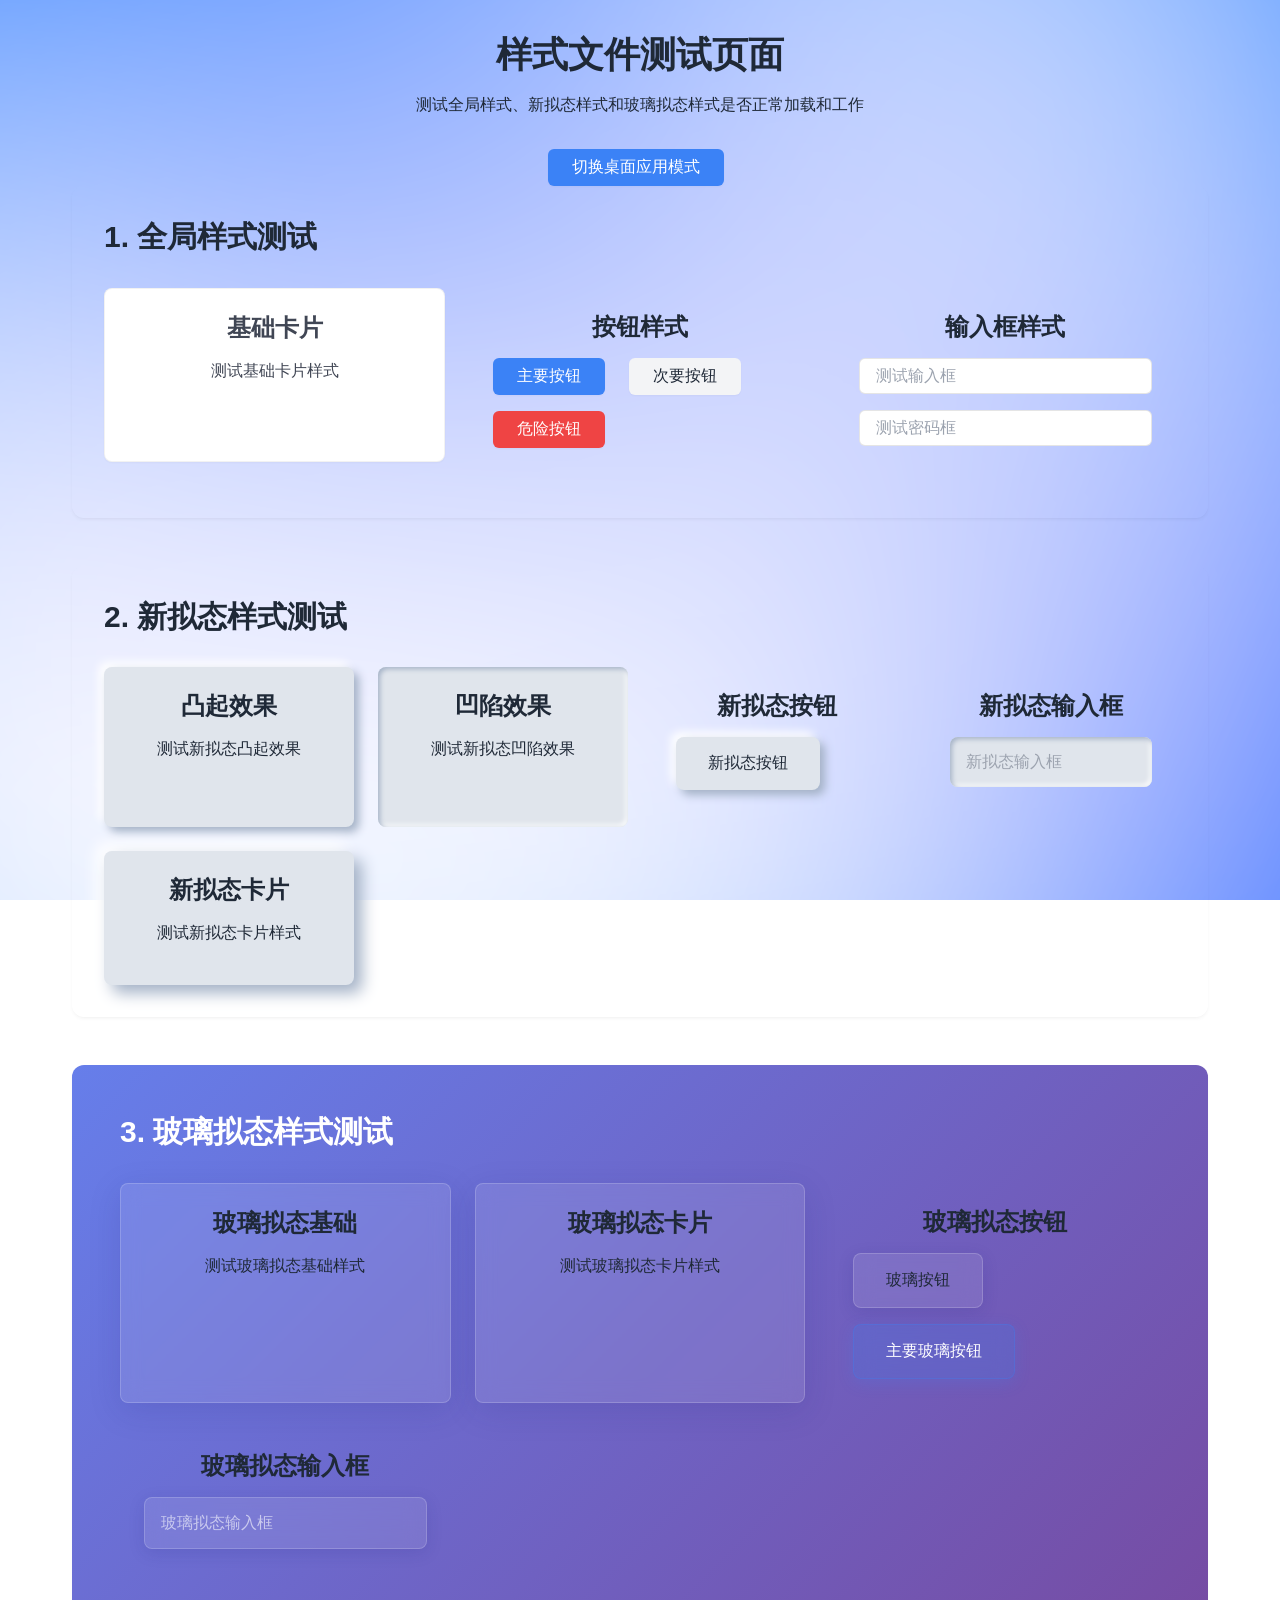
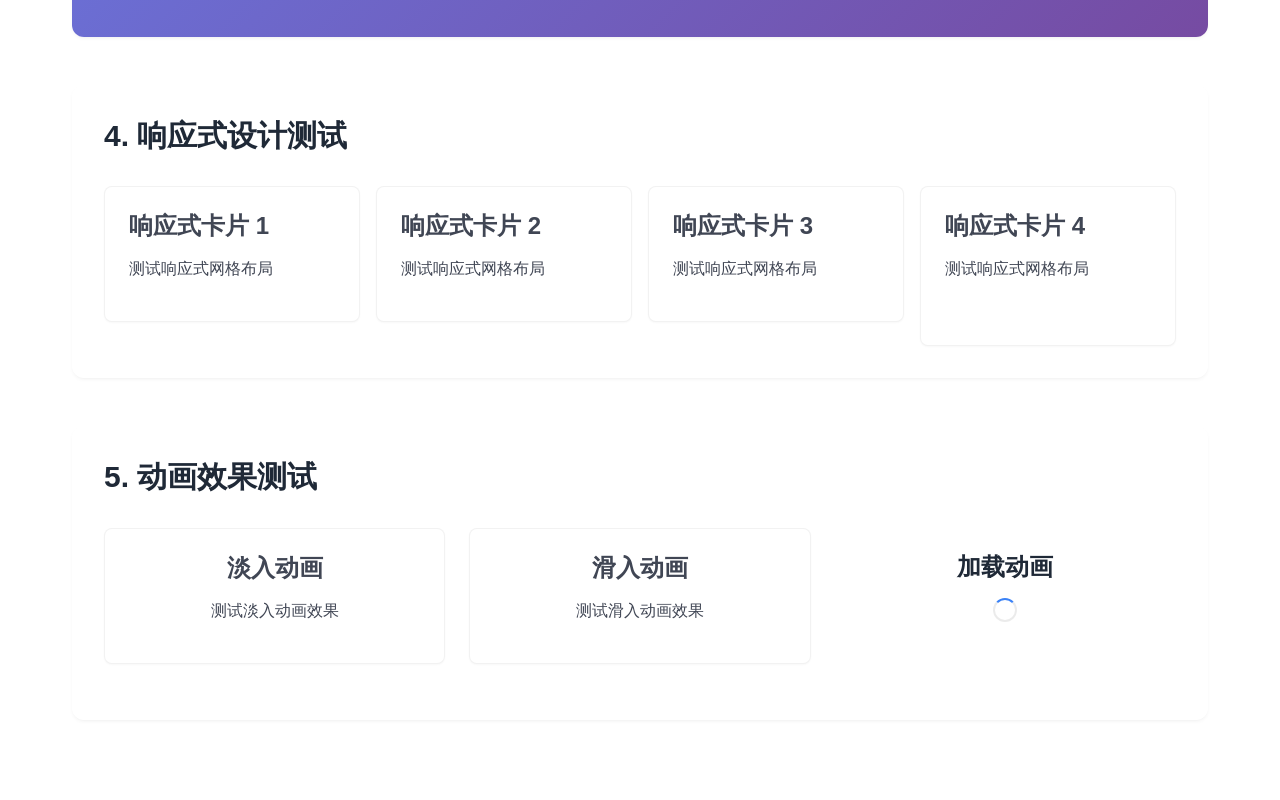
<file: frontend/test-styles.html>
<!DOCTYPE html>
<html lang="zh-CN">
<head>
    <meta charset="UTF-8">
    <meta name="viewport" content="width=device-width, initial-scale=1.0">
    <title>样式测试页面</title>
    <!-- 引入FontAwesome -->
    <link rel="stylesheet" href="public/fontawesome/css/all.min.css">
    <!-- 引入全局样式 -->
    <link rel="stylesheet" href="public/styles/global.css">
    <!-- 引入新拟态样式 -->
    <link rel="stylesheet" href="public/styles/neumorphism.css">
    <!-- 引入玻璃拟态样式 -->
    <link rel="stylesheet" href="public/styles/glassmorphism.css">
    <style>
        /* 测试页面专用样式 */
        .test-container {
            padding: 2rem;
            max-width: 1200px;
            margin: 0 auto;
        }
        
        .test-section {
            margin-bottom: 3rem;
            padding: 2rem;
            border-radius: var(--radius-xl);
            background-color: var(--background-color);
            box-shadow: var(--shadow-md);
        }
        
        .test-section h2 {
            margin-bottom: 1.5rem;
            padding-bottom: 0.5rem;
            border-bottom: 2px solid var(--primary-color);
        }
        
        .test-grid {
            display: grid;
            grid-template-columns: repeat(auto-fit, minmax(250px, 1fr));
            gap: 1.5rem;
            margin-top: 1.5rem;
        }
        
        .test-card {
            padding: 1.5rem;
            border-radius: var(--radius-lg);
            text-align: center;
        }
        
        .test-button-group {
            display: flex;
            gap: 1rem;
            flex-wrap: wrap;
            margin-top: 1rem;
        }
        
        .test-input-group {
            margin-top: 1rem;
        }
        
        .test-input-group input {
            margin-bottom: 1rem;
        }
    </style>
</head>
<body>
    <div class="test-container">
        <header class="text-center mb-8">
            <h1>样式文件测试页面</h1>
            <p>测试全局样式、新拟态样式和玻璃拟态样式是否正常加载和工作</p>
            <button id="toggle-desktop" class="btn btn-primary mt-4">切换桌面应用模式</button>
        </header>

        <!-- 全局样式测试 -->
        <section class="test-section">
            <h2>1. 全局样式测试</h2>
            
            <div class="test-grid">
                <div class="test-card card">
                    <h3>基础卡片</h3>
                    <p>测试基础卡片样式</p>
                </div>
                
                <div class="test-card">
                    <h3>按钮样式</h3>
                    <div class="test-button-group">
                        <button class="btn btn-primary">主要按钮</button>
                        <button class="btn btn-secondary">次要按钮</button>
                        <button class="btn btn-danger">危险按钮</button>
                    </div>
                </div>
                
                <div class="test-card">
                    <h3>输入框样式</h3>
                    <div class="test-input-group">
                        <input type="text" class="form-control" placeholder="测试输入框">
                        <input type="password" class="form-control" placeholder="测试密码框">
                    </div>
                </div>
            </div>
        </section>

        <!-- 新拟态样式测试 -->
        <section class="test-section">
            <h2>2. 新拟态样式测试</h2>
            
            <div class="test-grid">
                <div class="test-card neumorphic neumorphic-raised">
                    <h3>凸起效果</h3>
                    <p>测试新拟态凸起效果</p>
                </div>
                
                <div class="test-card neumorphic neumorphic-inset">
                    <h3>凹陷效果</h3>
                    <p>测试新拟态凹陷效果</p>
                </div>
                
                <div class="test-card">
                    <h3>新拟态按钮</h3>
                    <div class="test-button-group">
                        <button class="neumorphic-button">新拟态按钮</button>
                    </div>
                </div>
                
                <div class="test-card">
                    <h3>新拟态输入框</h3>
                    <div class="test-input-group">
                        <input type="text" class="neumorphic-input" placeholder="新拟态输入框">
                    </div>
                </div>
                
                <div class="test-card neumorphic-card">
                    <h3>新拟态卡片</h3>
                    <p>测试新拟态卡片样式</p>
                </div>
            </div>
        </section>

        <!-- 玻璃拟态样式测试 -->
        <section class="test-section" style="background: linear-gradient(135deg, #667eea 0%, #764ba2 100%); padding: 3rem;">
            <h2 style="color: white; border-bottom-color: white;">3. 玻璃拟态样式测试</h2>
            
            <div class="test-grid">
                <div class="test-card glassmorphism">
                    <h3>玻璃拟态基础</h3>
                    <p>测试玻璃拟态基础样式</p>
                </div>
                
                <div class="test-card glassmorphism-card">
                    <h3>玻璃拟态卡片</h3>
                    <p>测试玻璃拟态卡片样式</p>
                </div>
                
                <div class="test-card">
                    <h3>玻璃拟态按钮</h3>
                    <div class="test-button-group">
                        <button class="glassmorphism-button">玻璃按钮</button>
                        <button class="glassmorphism-button-primary">主要玻璃按钮</button>
                    </div>
                </div>
                
                <div class="test-card">
                    <h3>玻璃拟态输入框</h3>
                    <div class="test-input-group">
                        <input type="text" class="glassmorphism-input" placeholder="玻璃拟态输入框">
                    </div>
                </div>
            </div>
        </section>

        <!-- 响应式设计测试 -->
        <section class="test-section">
            <h2>4. 响应式设计测试</h2>
            
            <div class="grid grid-cols-4 gap-md">
                <div class="card">
                    <h3>响应式卡片 1</h3>
                    <p>测试响应式网格布局</p>
                </div>
                <div class="card">
                    <h3>响应式卡片 2</h3>
                    <p>测试响应式网格布局</p>
                </div>
                <div class="card">
                    <h3>响应式卡片 3</h3>
                    <p>测试响应式网格布局</p>
                </div>
                <div class="card">
                    <h3>响应式卡片 4</h3>
                    <p>测试响应式网格布局</p>
                </div>
            </div>
        </section>

        <!-- 动画效果测试 -->
        <section class="test-section">
            <h2>5. 动画效果测试</h2>
            
            <div class="test-grid">
                <div class="test-card card fade-in">
                    <h3>淡入动画</h3>
                    <p>测试淡入动画效果</p>
                </div>
                
                <div class="test-card card slide-in">
                    <h3>滑入动画</h3>
                    <p>测试滑入动画效果</p>
                </div>
                
                <div class="test-card">
                    <h3>加载动画</h3>
                    <div class="loading-spinner"></div>
                </div>
            </div>
        </section>
    </div>

    <script>
        // 测试样式文件是否正常加载
        console.log('样式文件测试页面加载完成');
        console.log('测试全局样式:', document.querySelector('.btn-primary') !== null);
        console.log('测试新拟态样式:', document.querySelector('.neumorphic-button') !== null);
        console.log('测试玻璃拟态样式:', document.querySelector('.glassmorphism') !== null);
        
        // 切换桌面应用模式
        const toggleDesktopBtn = document.getElementById('toggle-desktop');
        let isDesktopMode = false;
        
        toggleDesktopBtn.addEventListener('click', function() {
            isDesktopMode = !isDesktopMode;
            if (isDesktopMode) {
                document.documentElement.classList.add('desktop-app');
                toggleDesktopBtn.textContent = '退出桌面应用模式';
                console.log('已切换到桌面应用模式，背景应该被移除');
            } else {
                document.documentElement.classList.remove('desktop-app');
                toggleDesktopBtn.textContent = '切换桌面应用模式';
                console.log('已退出桌面应用模式，背景应该显示');
            }
        });
    </script>
</body>
</html>
</file>
<file: frontend/desktop/styles.css>
/* 桌面页面样式 */

/* 基础样式 */
.desktop-body {
    min-height: 100vh;
    background-color: #000000;
    background-size: cover;
    background-position: center;
    background-repeat: no-repeat;
    font-family: 'Arial', sans-serif;
    margin: 0;
    padding: 0;
    overflow: hidden;
    -webkit-transition: opacity 0.5s ease;
    -moz-transition: opacity 0.5s ease;
    -ms-transition: opacity 0.5s ease;
    -o-transition: opacity 0.5s ease;
    transition: opacity 0.5s ease;
    opacity: 0;
}

/* 壁纸加载完成后显示 */
.desktop-body.wallpaper-loaded {
    background-image: url('../public/images/wallpaper.png');
    opacity: 1;
}

/* 桌面容器 */
.desktop-container {
    display: flex;
    height: 100vh;
    overflow: hidden;
}

/* 侧边栏 */
.sidebar {
    width: 280px;
    background: rgba(255, 255, 255, 0.95);
    backdrop-filter: blur(12px);
    -webkit-backdrop-filter: blur(12px);
    border-right: 1px solid rgba(0, 0, 0, 0.1);
    display: -webkit-box;
    display: -moz-box;
    display: -ms-flexbox;
    display: -webkit-flex;
    display: flex;
    -webkit-flex-direction: column;
    -moz-flex-direction: column;
    -ms-flex-direction: column;
    flex-direction: column;
    -webkit-transition: all 0.3s ease;
    -moz-transition: all 0.3s ease;
    -ms-transition: all 0.3s ease;
    -o-transition: all 0.3s ease;
    transition: all 0.3s ease;
    z-index: 100;
}

/* 侧边栏折叠状态 */
.sidebar.collapsed {
    width: 80px;
}

/* 侧边栏头部 */
.sidebar-header {
    padding: 24px;
    border-bottom: 1px solid rgba(0, 0, 0, 0.1);
}

.app-title {
    font-size: 1.5rem;
    font-weight: bold;
    color: #3B82F6;
    margin: 0;
    transition: all 0.3s ease;
}

.sidebar.collapsed .app-title {
    font-size: 0;
}

/* 侧边栏导航 */
.sidebar-nav {
    flex: 1;
    padding: 16px 0;
}

.sidebar-nav ul {
    list-style: none;
    padding: 0;
    margin: 0;
}

.nav-item {
    display: flex;
    align-items: center;
    padding: 12px 24px;
    color: #6B7280;
    text-decoration: none;
    transition: all 0.3s ease;
    border-left: 3px solid transparent;
}

.nav-item:hover {
    color: #3B82F6;
    background-color: rgba(59, 130, 246, 0.1);
}

.nav-item.active {
    color: #3B82F6;
    background-color: rgba(59, 130, 246, 0.1);
    border-left-color: #3B82F6;
}

.nav-item i {
    margin-right: 12px;
    font-size: 1.1rem;
    width: 20px;
    text-align: center;
}

.sidebar.collapsed .nav-item span {
    display: none;
}

.sidebar.collapsed .nav-item i {
    margin-right: 0;
}

/* 侧边栏底部 */
.sidebar-footer {
    padding: 20px;
    border-top: 1px solid rgba(0, 0, 0, 0.1);
}

/* 用户资料 */
.user-profile {
    display: flex;
    align-items: center;
    cursor: pointer;
    padding: 12px;
    border-radius: 12px;
    transition: all 0.3s ease;
}

.user-profile:hover {
    background-color: rgba(0, 0, 0, 0.05);
}

/* 用户头像 */
.user-avatar {
    width: 40px;
    height: 40px;
    border-radius: 50%;
    background-color: #3B82F6;
    color: #FFFFFF;
    display: flex;
    align-items: center;
    justify-content: center;
    font-weight: bold;
    margin-right: 12px;
    transition: all 0.3s ease;
}

.sidebar.collapsed .user-avatar {
    margin-right: 0;
}

/* 用户信息 */
.user-info {
    flex: 1;
    transition: all 0.3s ease;
}

.sidebar.collapsed .user-info {
    display: none;
}

.user-name {
    font-weight: 500;
    color: #374151;
    margin-bottom: 2px;
}

.user-email {
    font-size: 0.875rem;
    color: #6B7280;
}

/* 用户菜单切换按钮 */
.user-menu-toggle {
    background: none;
    border: none;
    color: #6B7280;
    cursor: pointer;
    padding: 4px;
    border-radius: 4px;
    transition: all 0.3s ease;
}

.user-menu-toggle:hover {
    background-color: rgba(0, 0, 0, 0.05);
    color: #374151;
}

.sidebar.collapsed .user-menu-toggle {
    display: none;
}

/* 用户菜单 */
.user-menu {
    margin-top: 12px;
    background: rgba(255, 255, 255, 0.9);
    border-radius: 12px;
    box-shadow: 0 4px 12px rgba(0, 0, 0, 0.1);
    overflow: hidden;
    opacity: 0;
    visibility: hidden;
    transform: translateY(-10px);
    transition: all 0.3s ease;
}

.user-menu.active {
    opacity: 1;
    visibility: visible;
    transform: translateY(0);
}

.sidebar.collapsed .user-menu {
    display: none;
}

.user-menu ul {
    list-style: none;
    padding: 0;
    margin: 0;
}

.user-menu li a {
    display: flex;
    align-items: center;
    padding: 12px 16px;
    color: #6B7280;
    text-decoration: none;
    transition: all 0.3s ease;
}

.user-menu li a:hover {
    background-color: rgba(59, 130, 246, 0.1);
    color: #3B82F6;
}

.user-menu li a i {
    margin-right: 12px;
    font-size: 1rem;
    width: 18px;
    text-align: center;
}

/* 主内容区 */
.main-content {
    flex: 1;
    display: flex;
    flex-direction: column;
    overflow: hidden;
    transition: all 0.3s ease;
}

/* 主头部 */
.main-header {
    display: flex;
    align-items: center;
    justify-content: space-between;
    padding: 16px 24px;
    background: rgba(255, 255, 255, 0.9);
    backdrop-filter: blur(12px);
    -webkit-backdrop-filter: blur(12px);
    border-bottom: 1px solid rgba(0, 0, 0, 0.1);
    z-index: 50;
}

/* 头部左侧 */
.header-left {
    display: flex;
    align-items: center;
    gap: 16px;
}

/* 侧边栏切换按钮 */
.sidebar-toggle {
    background: none;
    border: none;
    color: #6B7280;
    cursor: pointer;
    padding: 8px;
    border-radius: 8px;
    transition: all 0.3s ease;
}

.sidebar-toggle:hover {
    background-color: rgba(0, 0, 0, 0.05);
    color: #374151;
}

/* 页面标题 */
.page-title {
    font-size: 1.25rem;
    font-weight: 500;
    color: #374151;
    margin: 0;
}

/* 头部右侧 */
.header-right {
    display: flex;
    align-items: center;
    gap: 16px;
}

/* 搜索框 */
.search-box {
    position: relative;
    display: flex;
    align-items: center;
}

.search-box input {
    padding: 8px 12px 8px 36px;
    border: 1px solid rgba(0, 0, 0, 0.1);
    border-radius: 8px;
    background: rgba(255, 255, 255, 0.8);
    transition: all 0.3s ease;
    width: 200px;
}

.search-box input:focus {
    outline: none;
    border-color: #3B82F6;
    box-shadow: 0 0 0 3px rgba(59, 130, 246, 0.2);
    width: 240px;
}

.search-box button {
    position: absolute;
    left: 10px;
    top: 50%;
    transform: translateY(-50%);
    background: none;
    border: none;
    color: #6B7280;
    cursor: pointer;
    padding: 4px;
}

/* 通知图标 */
.notification-icon {
    position: relative;
    cursor: pointer;
    padding: 8px;
    border-radius: 8px;
    transition: all 0.3s ease;
}

.notification-icon:hover {
    background-color: rgba(0, 0, 0, 0.05);
}

.notification-icon i {
    color: #6B7280;
    font-size: 1.1rem;
}

/* 应用网格 */
.apps-grid {
    flex: 1;
    padding: 24px;
    display: grid;
    grid-template-columns: repeat(auto-fill, minmax(160px, 1fr));
    gap: 20px;
    overflow-y: auto;
}

/* 应用卡片 */
.app-card {
    background: rgba(255, 255, 255, 0.9);
    backdrop-filter: blur(12px);
    -webkit-backdrop-filter: blur(12px);
    -webkit-border-radius: 16px;
    -moz-border-radius: 16px;
    -ms-border-radius: 16px;
    -o-border-radius: 16px;
    border-radius: 16px;
    padding: 24px;
    display: -webkit-box;
    display: -moz-box;
    display: -ms-flexbox;
    display: -webkit-flex;
    display: flex;
    -webkit-flex-direction: column;
    -moz-flex-direction: column;
    -ms-flex-direction: column;
    flex-direction: column;
    -webkit-align-items: center;
    -moz-align-items: center;
    -ms-align-items: center;
    align-items: center;
    -webkit-justify-content: center;
    -moz-justify-content: center;
    -ms-justify-content: center;
    justify-content: center;
    gap: 12px;
    cursor: pointer;
    -webkit-transition: all 0.3s ease;
    -moz-transition: all 0.3s ease;
    -ms-transition: all 0.3s ease;
    -o-transition: all 0.3s ease;
    transition: all 0.3s ease;
    border: 1px solid rgba(0, 0, 0, 0.1);
    -webkit-box-shadow: 0 4px 12px rgba(0, 0, 0, 0.05);
    -moz-box-shadow: 0 4px 12px rgba(0, 0, 0, 0.05);
    -ms-box-shadow: 0 4px 12px rgba(0, 0, 0, 0.05);
    box-shadow: 0 4px 12px rgba(0, 0, 0, 0.05);
}

.app-card:hover {
    -webkit-transform: translateY(-4px);
    -moz-transform: translateY(-4px);
    -ms-transform: translateY(-4px);
    -o-transform: translateY(-4px);
    transform: translateY(-4px);
    -webkit-box-shadow: 0 8px 20px rgba(0, 0, 0, 0.1);
    -moz-box-shadow: 0 8px 20px rgba(0, 0, 0, 0.1);
    -ms-box-shadow: 0 8px 20px rgba(0, 0, 0, 0.1);
    box-shadow: 0 8px 20px rgba(0, 0, 0, 0.1);
    border-color: rgba(59, 130, 246, 0.3);
}

/* 应用图标 */
.app-icon {
    width: 60px;
    height: 60px;
    -webkit-border-radius: 16px;
    -moz-border-radius: 16px;
    -ms-border-radius: 16px;
    -o-border-radius: 16px;
    border-radius: 16px;
    display: -webkit-box;
    display: -moz-box;
    display: -ms-flexbox;
    display: -webkit-flex;
    display: flex;
    -webkit-align-items: center;
    -moz-align-items: center;
    -ms-align-items: center;
    align-items: center;
    -webkit-justify-content: center;
    -moz-justify-content: center;
    -ms-justify-content: center;
    justify-content: center;
    font-size: 1.5rem;
    color: #FFFFFF;
    -webkit-transition: all 0.3s ease;
    -moz-transition: all 0.3s ease;
    -ms-transition: all 0.3s ease;
    -o-transition: all 0.3s ease;
    transition: all 0.3s ease;
}

/* 应用图标颜色 */
.video-icon {
    background: linear-gradient(135deg, #EF4444 0%, #DC2626 100%);
}

.music-icon {
    background: linear-gradient(135deg, #10B981 0%, #059669 100%);
}

.weather-icon {
    background: linear-gradient(135deg, #3B82F6 0%, #2563EB 100%);
}

.chat-icon {
    background: linear-gradient(135deg, #F59E0B 0%, #D97706 100%);
}

.calendar-icon {
    background: linear-gradient(135deg, #8B5CF6 0%, #7C3AED 100%);
}

.schedule-icon {
    background: linear-gradient(135deg, #EC4899 0%, #DB2777 100%);
}

/* 应用名称 */
.app-name {
    font-size: 0.9rem;
    font-weight: 500;
    color: #374151;
    text-align: center;
    margin: 0;
}

/* 应用启动动画 */
.app-card.launching {
    -webkit-animation: launchAnimation 0.5s ease-out;
    -moz-animation: launchAnimation 0.5s ease-out;
    -ms-animation: launchAnimation 0.5s ease-out;
    -o-animation: launchAnimation 0.5s ease-out;
    animation: launchAnimation 0.5s ease-out;
}

@-webkit-keyframes launchAnimation {
    0% {
        -webkit-transform: scale(1);
        transform: scale(1);
        opacity: 1;
    }
    50% {
        -webkit-transform: scale(1.1);
        transform: scale(1.1);
        opacity: 0.8;
    }
    100% {
        -webkit-transform: scale(1);
        transform: scale(1);
        opacity: 1;
    }
}

@-moz-keyframes launchAnimation {
    0% {
        -moz-transform: scale(1);
        transform: scale(1);
        opacity: 1;
    }
    50% {
        -moz-transform: scale(1.1);
        transform: scale(1.1);
        opacity: 0.8;
    }
    100% {
        -moz-transform: scale(1);
        transform: scale(1);
        opacity: 1;
    }
}

@-ms-keyframes launchAnimation {
    0% {
        -ms-transform: scale(1);
        transform: scale(1);
        opacity: 1;
    }
    50% {
        -ms-transform: scale(1.1);
        transform: scale(1.1);
        opacity: 0.8;
    }
    100% {
        -ms-transform: scale(1);
        transform: scale(1);
        opacity: 1;
    }
}

@keyframes launchAnimation {
    0% {
        -webkit-transform: scale(1);
        -moz-transform: scale(1);
        -ms-transform: scale(1);
        transform: scale(1);
        opacity: 1;
    }
    50% {
        -webkit-transform: scale(1.1);
        -moz-transform: scale(1.1);
        -ms-transform: scale(1.1);
        transform: scale(1.1);
        opacity: 0.8;
    }
    100% {
        -webkit-transform: scale(1);
        -moz-transform: scale(1);
        -ms-transform: scale(1);
        transform: scale(1);
        opacity: 1;
    }
}

/* 响应式设计 */
@media (max-width: 1024px) {
    .sidebar {
        width: 240px;
    }
    
    .sidebar.collapsed {
        width: 70px;
    }
    
    .apps-grid {
        grid-template-columns: repeat(auto-fill, minmax(140px, 1fr));
        gap: 16px;
        padding: 20px;
    }
    
    .app-card {
        padding: 20px;
    }
    
    .app-icon {
        width: 50px;
        height: 50px;
        font-size: 1.25rem;
    }
}

@media (max-width: 768px) {
    .sidebar {
        position: fixed;
        left: 0;
        top: 0;
        height: 100vh;
        transform: translateX(-100%);
    }
    
    .sidebar.active {
        transform: translateX(0);
    }
    
    .sidebar.collapsed {
        transform: translateX(-100%);
    }
    
    .apps-grid {
        grid-template-columns: repeat(auto-fill, minmax(120px, 1fr));
        gap: 12px;
        padding: 16px;
    }
    
    .app-card {
        padding: 16px;
    }
    
    .app-icon {
        width: 44px;
        height: 44px;
        font-size: 1.1rem;
    }
    
    .search-box input {
        width: 160px;
    }
    
    .search-box input:focus {
        width: 200px;
    }
}

/* 横屏平板适配 */
@media (min-width: 768px) and (orientation: landscape) {
    .apps-grid {
        grid-template-columns: repeat(auto-fill, minmax(180px, 1fr));
        gap: 24px;
        padding: 32px;
    }
    
    .app-card {
        padding: 28px;
    }
    
    .app-icon {
        width: 64px;
        height: 64px;
        font-size: 1.6rem;
    }
}

/* 滚动条样式 */
.apps-grid::-webkit-scrollbar {
    width: 6px;
}

.apps-grid::-webkit-scrollbar-track {
    background: rgba(0, 0, 0, 0.05);
    border-radius: 10px;
}

.apps-grid::-webkit-scrollbar-thumb {
    background: rgba(0, 0, 0, 0.1);
    border-radius: 10px;
}

.apps-grid::-webkit-scrollbar-thumb:hover {
    background: rgba(0, 0, 0, 0.2);
}

/* 确保Bulma核心类正常工作 */
@media (max-width: 768px) {
    .main-content {
        margin-left: 0;
    }
}

/* Mac OS风格的Dock栏 */
.dock {
    position: fixed;
    bottom: 0;
    left: 0;
    right: 0;
    display: flex;
    justify-content: center;
    align-items: flex-end;
    padding: 6px 0;
    z-index: 1000;
    transition: all 0.3s ease;
}

.dock-container {
    display: flex;
    align-items: center;
    background: rgba(255, 255, 255, 0.3);
    backdrop-filter: blur(20px);
    -webkit-backdrop-filter: blur(20px);
    border-radius: 16px;
    padding: 6px 12px;
    box-shadow: 0 -4px 20px rgba(0, 0, 0, 0.1);
    border: 1px solid rgba(255, 255, 255, 0.2);
    transition: all 0.3s ease;
}

.dock-item {
    position: relative;
    display: flex;
    flex-direction: column;
    align-items: center;
    justify-content: center;
    padding: 6px;
    margin: 0 4px;
    cursor: pointer;
    transition: all 0.25s cubic-bezier(0.25, 0.46, 0.45, 0.94);
    border-radius: 12px;
    min-width: 32px;
    height: 32px;
    background: rgba(255, 255, 255, 0.2);
    backdrop-filter: blur(12px);
    -webkit-backdrop-filter: blur(12px);
    border: 1px solid rgba(255, 255, 255, 0.2);
    touch-action: manipulation;
}

.dock-item:hover {
    transform: scale(1.15);
    margin: 0 8px;
    background: rgba(255, 255, 255, 0.4);
    box-shadow: 0 4px 12px rgba(0, 0, 0, 0.1);
}

.dock-item:active {
    transform: scale(1.1);
}

.dock-item i {
    font-size: 20px;
    color: #374151;
    transition: all 0.25s ease;
}

.dock-item:hover i {
    color: #3B82F6;
    transform: translateY(-1px);
}

.dock-label {
    position: absolute;
    bottom: 100%;
    margin-bottom: 8px;
    padding: 4px 10px;
    background: rgba(0, 0, 0, 0.8);
    color: #FFFFFF;
    border-radius: 6px;
    font-size: 12px;
    white-space: nowrap;
    opacity: 0;
    visibility: hidden;
    transition: all 0.25s ease;
    pointer-events: none;
    box-shadow: 0 2px 8px rgba(0, 0, 0, 0.2);
}

.dock-item:hover .dock-label {
    opacity: 1;
    visibility: visible;
    transform: translateY(-4px);
}

/* Dock栏图标启动动画 */
.dock-item.launching {
    animation: launchAnimation 0.5s ease-out;
}

@keyframes launchAnimation {
    0% {
        transform: scale(1);
        opacity: 1;
    }
    50% {
        transform: scale(1.5);
        opacity: 0.8;
    }
    100% {
        transform: scale(1);
        opacity: 1;
    }
}

/* 应用图标颜色 */
/* 统一图标颜色，符合主题风格 */

.dock-item[data-app="video"] i {
    color: #374151;
}

.dock-item[data-app="music"] i {
    color: #374151;
}

.dock-item[data-app="weather"] i {
    color: #374151;
}

.dock-item[data-app="chat"] i {
    color: #374151;
}

.dock-item[data-app="calendar"] i {
    color: #374151;
}

.dock-item[data-app="schedule"] i {
    color: #374151;
}

/* 悬停时统一变为主题色 */
.dock-item:hover i {
    color: #3B82F6 !important;
    transform: translateY(-1px);
}

/* 响应式设计 */
@media (max-width: 768px) {
    .dock {
        padding: 5px 0;
    }
    
    .dock-item {
        min-width: 28px;
        height: 28px;
        margin: 0 3px;
        padding: 5px;
        border-radius: 10px;
    }
    
    .dock-item i {
        font-size: 16px;
    }
    
    .dock-item:hover {
        transform: scale(1.1);
        margin: 0 5px;
    }
    
    .dock-container {
        padding: 5px 10px;
        border-radius: 14px;
    }
    
    .dock-label {
        margin-bottom: 5px;
        padding: 3px 6px;
        font-size: 10px;
    }
}

@media (min-width: 768px) and (orientation: landscape) {
    .dock {
        padding: 8px 0;
    }
    
    .dock-item {
        min-width: 36px;
        height: 36px;
        margin: 0 5px;
        padding: 8px;
        border-radius: 14px;
    }
    
    .dock-item i {
        font-size: 22px;
    }
    
    .dock-item:hover {
        transform: scale(1.2);
        margin: 0 10px;
    }
    
    .dock-container {
        padding: 8px 16px;
        border-radius: 20px;
    }
    
    .dock-label {
        margin-bottom: 8px;
        padding: 4px 10px;
        font-size: 12px;
    }
}

/* 顶部通知栏样式 */
.notification-bar {
    position: fixed;
    top: 0;
    left: 0;
    right: 0;
    height: 32px;
    background: rgba(255, 255, 255, 0.8);
    backdrop-filter: blur(12px);
    -webkit-backdrop-filter: blur(12px);
    border-bottom: 1px solid rgba(0, 0, 0, 0.1);
    display: flex;
    align-items: center;
    justify-content: space-between;
    padding: 0 16px;
    z-index: 1000;
    transition: all 0.3s ease;
    box-shadow: 0 2px 10px rgba(0, 0, 0, 0.05);
}

.notification-bar-left {
    display: flex;
    align-items: center;
    justify-content: center;
    width: 100%;
}

.welcome-text {
    display: flex;
    flex-direction: column;
    align-items: center;
    justify-content: center;
    text-align: center;
    padding: 4px 0;
}

.welcome-main {
    font-size: 14px;
    font-weight: bold;
    color: #374151;
    margin-bottom: 3px;
    line-height: 1.2;
}

.welcome-sub {
    font-size: 11px;
    color: #6B7280;
    line-height: 1.2;
}

.notification-bar-right {
    display: flex;
    align-items: center;
    gap: 12px;
}

.notification-item {
    display: flex;
    align-items: center;
    justify-content: center;
    width: 20px;
    height: 20px;
    cursor: pointer;
    transition: all 0.3s ease;
    border-radius: 4px;
}

.notification-item:hover {
    background-color: rgba(0, 0, 0, 0.05);
}

.notification-item i {
    font-size: 14px;
    color: #374151;
    transition: all 0.3s ease;
}

.notification-item:hover i {
    color: #3B82F6;
}

.user-item {
    display: flex;
    align-items: center;
    gap: 4px;
    width: auto;
    padding: 2px 6px;
}

.user-name {
    font-size: 12px;
    font-weight: 500;
    color: #374151;
}



.dock-item {
    position: relative;
    display: flex;
    flex-direction: column;
    align-items: center;
    justify-content: center;
    padding: 10px;
    margin: 0 6px;
    cursor: pointer;
    -webkit-transition: all 0.3s cubic-bezier(0.34, 1.56, 0.64, 1);
    -moz-transition: all 0.3s cubic-bezier(0.34, 1.56, 0.64, 1);
    -ms-transition: all 0.3s cubic-bezier(0.34, 1.56, 0.64, 1);
    -o-transition: all 0.3s cubic-bezier(0.34, 1.56, 0.64, 1);
    transition: all 0.3s cubic-bezier(0.34, 1.56, 0.64, 1);
    -webkit-border-radius: 16px;
    -moz-border-radius: 16px;
    -ms-border-radius: 16px;
    -o-border-radius: 16px;
    border-radius: 16px;
    min-width: 44px;
    height: 44px;
    background: rgba(255, 255, 255, 0.2);
    -webkit-backdrop-filter: blur(12px);
    backdrop-filter: blur(12px);
    border: 1px solid rgba(255, 255, 255, 0.2);
}

.dock-item:hover {
    transform: scale(1.3);
    margin: 0 14px;
    background: rgba(255, 255, 255, 0.4);
    box-shadow: 0 4px 12px rgba(0, 0, 0, 0.1);
}

.dock-item i {
    font-size: 26px;
    color: #374151;
    transition: all 0.3s ease;
}

.dock-item:hover i {
    color: #3B82F6;
    transform: translateY(-2px);
}

.dock-label {
    position: absolute;
    bottom: 100%;
    margin-bottom: 10px;
    padding: 6px 12px;
    background: rgba(0, 0, 0, 0.8);
    color: #FFFFFF;
    border-radius: 8px;
    font-size: 13px;
    white-space: nowrap;
    opacity: 0;
    visibility: hidden;
    transition: all 0.3s ease;
    pointer-events: none;
    box-shadow: 0 4px 12px rgba(0, 0, 0, 0.2);
}

.dock-item:hover .dock-label {
    opacity: 1;
    visibility: visible;
    transform: translateY(-6px);
}

/* 确保主内容区不被dock栏和通知栏遮挡 */
.main-content {
    padding-top: 32px;
    padding-bottom: 80px;
}

/* 响应式设计 - 基础断点 */

/* 小屏幕手机 */
@media (max-width: 576px) {
    /* 通知栏 */
    .notification-bar {
        height: 24px;
        padding: 0 10px;
    }
    
    .welcome-text {
        padding: 2px 0;
    }
    
    .welcome-main {
        font-size: 10px;
        margin-bottom: 1px;
    }
    
    .welcome-sub {
        font-size: 8px;
    }
    
    /* Dock栏 */
    .dock {
        padding: 4px 0;
    }
    
    .dock-item {
        min-width: 24px;
        height: 24px;
        margin: 0 2px;
        padding: 4px;
        border-radius: 8px;
    }
    
    .dock-item i {
        font-size: 14px;
    }
    
    .dock-item:hover {
        transform: scale(1.1);
        margin: 0 4px;
    }
    
    .dock-container {
        padding: 4px 8px;
        border-radius: 12px;
    }
    
    .dock-label {
        margin-bottom: 4px;
        padding: 2px 4px;
        font-size: 9px;
    }
}

/* 平板设备 */
@media (min-width: 768px) and (max-width: 1024px) {
    /* 通知栏 */
    .notification-bar {
        height: 32px;
        padding: 0 16px;
    }
    
    .welcome-text {
        padding: 4px 0;
    }
    
    .welcome-main {
        font-size: 14px;
        margin-bottom: 3px;
    }
    
    .welcome-sub {
        font-size: 10px;
    }
    
    /* Dock栏 */
    .dock {
        padding: 6px 0;
    }
    
    .dock-item {
        min-width: 32px;
        height: 32px;
        margin: 0 4px;
        padding: 6px;
        border-radius: 12px;
    }
    
    .dock-item i {
        font-size: 18px;
    }
    
    .dock-item:hover {
        transform: scale(1.15);
        margin: 0 8px;
    }
    
    .dock-container {
        padding: 6px 12px;
        border-radius: 16px;
    }
    
    .dock-label {
        margin-bottom: 6px;
        padding: 3px 6px;
        font-size: 11px;
    }
}

/* 横屏平板（主要目标设备） */
@media (min-width: 1024px) and (orientation: landscape) {
    /* 通知栏 */
    .notification-bar {
        height: 36px;
        padding: 0 20px;
    }
    
    .welcome-text {
        padding: 5px 0;
    }
    
    .welcome-main {
        font-size: 16px;
        margin-bottom: 4px;
    }
    
    .welcome-sub {
        font-size: 12px;
    }
    
    /* Dock栏 */
    .dock {
        padding: 8px 0;
    }
    
    .dock-item {
        min-width: 36px;
        height: 36px;
        margin: 0 5px;
        padding: 8px;
        border-radius: 14px;
    }
    
    .dock-item i {
        font-size: 22px;
    }
    
    .dock-item:hover {
        transform: scale(1.2);
        margin: 0 10px;
    }
    
    .dock-container {
        padding: 8px 16px;
        border-radius: 20px;
    }
    
    .dock-label {
        margin-bottom: 8px;
        padding: 4px 10px;
        font-size: 12px;
    }
}

/* 桌面设备 */
@media (min-width: 1200px) {
    /* 通知栏 */
    .notification-bar {
        height: 40px;
        padding: 0 24px;
    }
    
    .welcome-text {
        padding: 6px 0;
    }
    
    .welcome-main {
        font-size: 18px;
        margin-bottom: 4px;
    }
    
    .welcome-sub {
        font-size: 12px;
    }
    
    /* Dock栏 */
    .dock {
        padding: 10px 0;
    }
    
    .dock-item {
        min-width: 40px;
        height: 40px;
        margin: 0 6px;
        padding: 10px;
        border-radius: 16px;
    }
    
    .dock-item i {
        font-size: 24px;
    }
    
    .dock-item:hover {
        transform: scale(1.25);
        margin: 0 12px;
    }
    
    .dock-container {
        padding: 10px 20px;
        border-radius: 24px;
    }
    
    .dock-label {
        margin-bottom: 10px;
        padding: 5px 12px;
        font-size: 13px;
    }
}
</file>
<file: frontend/settings/css/style.css>
/* 全局样式重置 */
* {
    margin: 0;
    padding: 0;
    box-sizing: border-box;
}

/* 页面背景 */
body {
    font-family: 'Arial', sans-serif;
    background: linear-gradient(135deg, #f5f7fa 0%, #c3cfe2 100%);
    min-height: 100vh;
    color: #333;
}



/* 设置页面容器 */
.settings-container {
    display: flex;
    min-height: 100vh;
}

/* 左侧导航栏 */
.settings-sidebar {
    width: 280px;
    background: rgba(255, 255, 255, 0.95);
    backdrop-filter: blur(12px);
    -webkit-backdrop-filter: blur(12px);
    border-right: 1px solid rgba(0, 0, 0, 0.1);
    box-shadow: 0 0 20px rgba(0, 0, 0, 0.05);
    position: fixed;
    height: 100vh;
    overflow-y: auto;
    z-index: 100;
}

/* 侧边栏头部 */
.sidebar-header {
    padding: 2rem;
    border-bottom: 1px solid rgba(0, 0, 0, 0.05);
}

.sidebar-title {
    font-size: 1.5rem;
    font-weight: bold;
    color: #3B82F6;
    margin: 0 0 1rem;
}

.back-to-desktop {
    display: inline-flex;
    align-items: center;
    padding: 0.5rem 1rem;
    background: rgba(59, 130, 246, 0.1);
    color: #3B82F6;
    text-decoration: none;
    border-radius: 8px;
    transition: all 0.3s ease;
    font-size: 0.875rem;
    font-weight: 500;
}

.back-to-desktop:hover {
    background: rgba(59, 130, 246, 0.2);
    transform: translateY(-2px);
    box-shadow: 0 2px 4px rgba(59, 130, 246, 0.2);
}

.back-to-desktop i {
    margin-right: 0.5rem;
}

/* 侧边栏导航 */
.sidebar-nav {
    padding: 1rem 0;
}

/* 导航分组 */
.nav-section {
    margin-bottom: 2rem;
}

.nav-section-title {
    font-size: 0.75rem;
    font-weight: 600;
    text-transform: uppercase;
    color: #6B7280;
    padding: 0 2rem 0.5rem;
    letter-spacing: 0.05em;
}

/* 导航链接 */
.nav-links {
    list-style: none;
}

.nav-link {
    display: flex;
    align-items: center;
    padding: 0.75rem 2rem;
    color: #4B5563;
    text-decoration: none;
    transition: all 0.3s ease;
    border-left: 3px solid transparent;
}

.nav-link:hover {
    background: rgba(59, 130, 246, 0.05);
    color: #3B82F6;
}

.nav-link.active {
    background: rgba(59, 130, 246, 0.1);
    color: #3B82F6;
    border-left-color: #3B82F6;
}

.nav-link i {
    width: 1.5rem;
    margin-right: 0.75rem;
    font-size: 1.125rem;
}

/* 右侧内容区 */
.settings-content {
    flex: 1;
    margin-left: 280px;
    padding: 2rem;
    overflow-y: auto;
}

/* 页面头部 */
.page-header {
    margin-bottom: 2rem;
    padding-bottom: 1rem;
    border-bottom: 1px solid rgba(0, 0, 0, 0.05);
}

.page-title {
    font-size: 1.75rem;
    font-weight: bold;
    color: #111827;
    margin: 0 0 0.25rem;
}

.page-subtitle {
    font-size: 1rem;
    color: #6B7280;
    margin: 0;
}

/* 页面内容 */
.page-content {
    background: rgba(255, 255, 255, 0.95);
    backdrop-filter: blur(12px);
    -webkit-backdrop-filter: blur(12px);
    border-radius: 12px;
    box-shadow: 0 0 20px rgba(0, 0, 0, 0.05);
    padding: 2rem;
}

/* 表单部分 */
.form-section {
    margin-bottom: 2rem;
    padding-bottom: 2rem;
    border-bottom: 1px solid rgba(0, 0, 0, 0.05);
}

.form-section:last-child {
    border-bottom: none;
    margin-bottom: 0;
    padding-bottom: 0;
}

.section-title {
    font-size: 1.125rem;
    font-weight: 600;
    color: #1F2937;
    margin: 0 0 1.5rem;
}

/* 表单字段 */
.field {
    margin-bottom: 1.5rem;
}

.field.is-grouped {
    display: flex;
    gap: 1rem;
}

.field.is-grouped .field {
    flex: 1;
}

.label {
    display: block;
    font-size: 0.875rem;
    font-weight: 500;
    color: #374151;
    margin-bottom: 0.5rem;
}

.control {
    position: relative;
}

.input, .textarea {
    width: 100%;
    padding: 0.75rem 1rem;
    border: 1px solid #E5E7EB;
    border-radius: 8px;
    font-size: 1rem;
    transition: all 0.3s ease;
    background: rgba(255, 255, 255, 0.8);
}

.input:focus, .textarea:focus {
    outline: none;
    border-color: #3B82F6;
    box-shadow: 0 0 0 3px rgba(59, 130, 246, 0.1);
    background: #FFFFFF;
}

.input.is-static {
    background: #F9FAFB;
    color: #6B7280;
    border-color: #E5E7EB;
    padding: 0.75rem 1rem;
}

/* 密码输入框 */
.password-input {
    position: relative;
}

.toggle-password {
    position: absolute;
    right: 0.75rem;
    top: 50%;
    transform: translateY(-50%);
    background: none;
    border: none;
    color: #6B7280;
    cursor: pointer;
    padding: 0.5rem;
    border-radius: 4px;
    transition: all 0.3s ease;
}

.toggle-password:hover {
    color: #3B82F6;
    background: rgba(59, 130, 246, 0.1);
}

/* 密码强度指示器 */
.password-strength {
    margin-top: 1rem;
}

.password-strength-label {
    font-size: 0.75rem;
    color: #6B7280;
    margin-bottom: 0.5rem;
}

.password-strength-bars {
    display: flex;
    gap: 0.5rem;
    margin-bottom: 0.5rem;
}

.password-strength-bar {
    flex: 1;
    height: 4px;
    background: #E5E7EB;
    border-radius: 2px;
    transition: all 0.3s ease;
}

.password-strength-bar.weak {
    background: #EF4444;
}

.password-strength-bar.medium {
    background: #F59E0B;
}

.password-strength-bar.strong {
    background: #10B981;
}

.password-strength-text {
    font-size: 0.75rem;
    font-weight: 500;
}

.password-strength-text.weak {
    color: #EF4444;
}

.password-strength-text.medium {
    color: #F59E0B;
}

.password-strength-text.strong {
    color: #10B981;
}

/* 错误信息 */
.error-message {
    font-size: 0.75rem;
    color: #EF4444;
    margin-top: 0.5rem;
    opacity: 0;
    transform: translateY(-5px);
    transition: all 0.3s ease;
}

.error-message.show {
    opacity: 1;
    transform: translateY(0);
}

/* 表单操作按钮 */
.form-actions {
    display: flex;
    gap: 1rem;
    margin-top: 2rem;
    justify-content: flex-start;
}

/* 后台管理页面 */
.admin-actions {
    text-align: center;
    padding: 3rem 2rem;
}

.admin-actions .button {
    margin-bottom: 1.5rem;
}

.help-text {
    color: #6B7280;
    font-size: 0.875rem;
}

/* 退出登录页面 */
.logout-confirm {
    text-align: center;
    padding: 3rem 2rem;
    max-width: 400px;
    margin: 0 auto;
}

.logout-icon {
    font-size: 3rem;
    color: #EF4444;
    margin-bottom: 1.5rem;
}

.logout-confirm h3 {
    font-size: 1.25rem;
    font-weight: 600;
    color: #1F2937;
    margin: 0 0 0.75rem;
}

.logout-confirm p {
    color: #6B7280;
    margin: 0 0 2rem;
}

.logout-actions {
    display: flex;
    gap: 1rem;
    justify-content: center;
}

/* 加载遮罩 */
.loading-overlay {
    position: fixed;
    top: 0;
    left: 0;
    width: 100%;
    height: 100%;
    background: rgba(0, 0, 0, 0.5);
    display: flex;
    align-items: center;
    justify-content: center;
    z-index: 9999;
    opacity: 0;
    visibility: hidden;
    transition: all 0.3s ease;
}

.loading-overlay.active {
    opacity: 1;
    visibility: visible;
}

.loading-spinner {
    width: 50px;
    height: 50px;
    border: 4px solid #E5E7EB;
    border-top: 4px solid #3B82F6;
    border-radius: 50%;
    animation: spin 1s linear infinite;
}

@keyframes spin {
    0% { transform: rotate(0deg); }
    100% { transform: rotate(360deg); }
}

/* 通知 */
.notification {
    position: fixed;
    top: 20px;
    right: 20px;
    padding: 1rem 1.25rem;
    border-radius: 8px;
    z-index: 9999;
    opacity: 0;
    transform: translateX(100%);
    transition: all 0.3s ease;
    box-shadow: 0 4px 6px -1px rgba(0, 0, 0, 0.1), 0 2px 4px -1px rgba(0, 0, 0, 0.06);
}

.notification.success {
    background-color: #10B981;
    color: #FFFFFF;
}

.notification.error {
    background-color: #EF4444;
    color: #FFFFFF;
}

.notification.show {
    opacity: 1;
    transform: translateX(0);
}

/* 响应式设计 */
@media (max-width: 768px) {
    .settings-sidebar {
        width: 240px;
    }
    
    .settings-content {
        margin-left: 240px;
        padding: 1rem;
    }
    
    .page-content {
        padding: 1.5rem;
    }
    
    .field.is-grouped {
        flex-direction: column;
    }
    
    .form-actions {
        flex-direction: column;
    }
    
    .form-actions .button {
        width: 100%;
    }
    
    .logout-actions {
        flex-direction: column;
    }
    
    .logout-actions .button {
        width: 100%;
    }
}

@media (max-width: 640px) {
    .settings-sidebar {
        position: fixed;
        left: -280px;
        transition: left 0.3s ease;
    }
    
    .settings-sidebar.active {
        left: 0;
    }
    
    .settings-content {
        margin-left: 0;
        width: 100%;
    }
    
    /* 移动端菜单按钮 */
    .mobile-menu-button {
        display: block;
        position: fixed;
        top: 1rem;
        left: 1rem;
        z-index: 101;
        background: rgba(255, 255, 255, 0.95);
        border: none;
        border-radius: 8px;
        padding: 0.75rem;
        box-shadow: 0 2px 4px rgba(0, 0, 0, 0.1);
        cursor: pointer;
    }
    
    .mobile-menu-button i {
        font-size: 1.25rem;
        color: #3B82F6;
    }
}
</file>
<file: frontend/apps/admin/styles.css>
/* 全局样式重置 */
* {
    margin: 0;
    padding: 0;
    box-sizing: border-box;
}

/* 后台管理系统主样式 */
.admin-body {
    font-family: 'Arial', sans-serif;
    background: linear-gradient(135deg, #f5f7fa 0%, #c3cfe2 100%);
    min-height: 100vh;
    color: #333;
    line-height: 1.6;
}

/* 主容器 */
.admin-container {
    display: flex;
    min-height: 100vh;
}

/* 侧边栏样式 */
.admin-sidebar {
    width: 280px;
    background: rgba(255, 255, 255, 0.95);
    backdrop-filter: blur(12px);
    -webkit-backdrop-filter: blur(12px);
    border-right: 1px solid rgba(0, 0, 0, 0.1);
    box-shadow: 0 0 20px rgba(0, 0, 0, 0.05);
    display: flex;
    flex-direction: column;
    transition: width 0.3s ease;
    z-index: 100;
    height: 100vh;
    position: fixed;
}

.admin-sidebar.collapsed {
    width: 70px;
}

.sidebar-header {
    padding: 2rem;
    border-bottom: 1px solid rgba(0, 0, 0, 0.05);
}

.sidebar-title {
    display: flex;
    align-items: center;
    font-size: 1.5rem;
    font-weight: bold;
    color: #3B82F6;
}

.sidebar-title i {
    margin-right: 10px;
    font-size: 20px;
}

.admin-sidebar.collapsed .sidebar-title span {
    display: none;
}

.admin-sidebar.collapsed .sidebar-title i {
    margin-right: 0;
    font-size: 24px;
}

/* 侧边栏导航 */
.sidebar-nav {
    flex: 1;
    padding: 1rem 0;
}

.sidebar-nav ul {
    list-style: none;
}

.nav-item {
    margin-bottom: 0;
}

.nav-item a {
    display: flex;
    align-items: center;
    padding: 0.75rem 2rem;
    color: #4B5563;
    text-decoration: none;
    transition: all 0.3s ease;
    border-left: 3px solid transparent;
}

.nav-item a:hover {
    background: rgba(59, 130, 246, 0.05);
    color: #3B82F6;
}

.nav-item.active a {
    background: rgba(59, 130, 246, 0.1);
    color: #3B82F6;
    border-left-color: #3B82F6;
}

.nav-item i {
    width: 1.5rem;
    margin-right: 0.75rem;
    font-size: 1.125rem;
}

.admin-sidebar.collapsed .nav-item span {
    display: none;
}

.admin-sidebar.collapsed .nav-item a {
    justify-content: center;
    padding: 0.75rem;
}

.admin-sidebar.collapsed .nav-item i {
    margin-right: 0;
    font-size: 1.25rem;
}

/* 侧边栏底部 */
.sidebar-footer {
    padding: 2rem;
    border-top: 1px solid rgba(0, 0, 0, 0.05);
}

.logout-btn {
    display: flex;
    align-items: center;
    width: 100%;
    padding: 0.75rem 1.5rem;
    background: rgba(231, 76, 60, 0.1);
    color: #e74c3c;
    border: 1px solid #e74c3c;
    border-radius: 8px;
    cursor: pointer;
    transition: all 0.3s ease;
    font-size: 0.875rem;
    font-weight: 500;
}

.logout-btn:hover {
    background: rgba(231, 76, 60, 0.2);
    transform: translateY(-2px);
    box-shadow: 0 2px 4px rgba(231, 76, 60, 0.2);
}

.logout-btn i {
    margin-right: 0.75rem;
    width: auto;
}

.admin-sidebar.collapsed .logout-btn span {
    display: none;
}

.admin-sidebar.collapsed .logout-btn {
    justify-content: center;
    padding: 0.75rem;
}

.admin-sidebar.collapsed .logout-btn i {
    margin-right: 0;
}

/* 主内容区 */
.admin-content {
    flex: 1;
    display: flex;
    flex-direction: column;
    overflow: hidden;
    margin-left: 280px;
    padding: 2rem;
    overflow-y: auto;
    transition: margin-left 0.3s ease;
}

/* 顶部导航栏 */
.content-header {
    background: rgba(255, 255, 255, 0.95);
    backdrop-filter: blur(12px);
    -webkit-backdrop-filter: blur(12px);
    border-bottom: 1px solid rgba(0, 0, 0, 0.1);
    box-shadow: 0 0 20px rgba(0, 0, 0, 0.05);
    padding: 1.5rem 2rem;
    display: flex;
    align-items: center;
    justify-content: space-between;
    margin-bottom: 2rem;
    border-radius: 12px;
}

.header-left {
    display: flex;
    align-items: center;
}

.sidebar-toggle {
    background: none;
    border: none;
    font-size: 1.25rem;
    color: #3B82F6;
    cursor: pointer;
    margin-right: 1.5rem;
    padding: 0.5rem;
    border-radius: 8px;
    transition: all 0.3s ease;
}

.sidebar-toggle:hover {
    background: rgba(59, 130, 246, 0.1);
    transform: translateY(-2px);
}

.page-title {
    font-size: 1.75rem;
    font-weight: bold;
    color: #111827;
    margin: 0;
}

.header-right {
    display: flex;
    align-items: center;
}

.user-info {
    display: flex;
    align-items: center;
    cursor: pointer;
    padding: 0.75rem 1rem;
    border-radius: 8px;
    transition: all 0.3s ease;
    background: rgba(59, 130, 246, 0.1);
}

.user-info:hover {
    background: rgba(59, 130, 246, 0.2);
    transform: translateY(-2px);
}

.user-name {
    margin-right: 0.75rem;
    font-weight: 500;
    color: #3B82F6;
}

.user-avatar {
    width: 2.5rem;
    height: 2.5rem;
    border-radius: 50%;
    background-color: #3B82F6;
    color: white;
    display: flex;
    align-items: center;
    justify-content: center;
    font-size: 1rem;
    font-weight: 500;
}

/* 内容页面 */
.content-pages {
    flex: 1;
}

.content-page {
    background: rgba(255, 255, 255, 0.95);
    backdrop-filter: blur(12px);
    -webkit-backdrop-filter: blur(12px);
    border-radius: 12px;
    box-shadow: 0 0 20px rgba(0, 0, 0, 0.05);
    padding: 2rem;
    min-height: calc(100vh - 200px);
}

/* 仪表盘样式 */
.dashboard-cards {
    display: grid;
    grid-template-columns: repeat(auto-fit, minmax(250px, 1fr));
    gap: 20px;
    margin-bottom: 30px;
}

.dashboard-cards .card {
    background: rgba(255, 255, 255, 0.95);
    backdrop-filter: blur(12px);
    -webkit-backdrop-filter: blur(12px);
    border: 1px solid rgba(0, 0, 0, 0.1);
    border-radius: 12px;
    padding: 20px;
    box-shadow: 0 0 20px rgba(0, 0, 0, 0.05);
    transition: transform 0.3s ease, box-shadow 0.3s ease;
    color: #333;
}

.dashboard-cards .card:hover {
    transform: translateY(-5px);
    box-shadow: 0 10px 20px rgba(0, 0, 0, 0.1);
    border-color: #3B82F6;
}

.dashboard-cards .card-content {
    display: flex;
    align-items: center;
    justify-content: space-between;
}

.card-icon {
    font-size: 32px;
    color: #3B82F6;
    opacity: 0.9;
}

.card-text h3 {
    font-size: 14px;
    font-weight: 500;
    color: #6B7280;
    margin-bottom: 5px;
}

.card-value {
    font-size: 28px;
    font-weight: bold;
    color: #111827;
}

/* 系统状态卡片 */
.dashboard-stats {
    margin-top: 30px;
}

.stats-card {
    background: rgba(255, 255, 255, 0.95);
    backdrop-filter: blur(12px);
    -webkit-backdrop-filter: blur(12px);
    border: 1px solid rgba(0, 0, 0, 0.1);
    border-radius: 12px;
    padding: 20px;
    box-shadow: 0 0 20px rgba(0, 0, 0, 0.05);
}

.stats-card h3 {
    margin-bottom: 20px;
    color: #111827;
    font-size: 16px;
    font-weight: 600;
}

.stats-grid {
    display: grid;
    grid-template-columns: repeat(auto-fit, minmax(200px, 1fr));
    gap: 20px;
}

.stat-item {
    display: flex;
    flex-direction: column;
    padding: 15px;
    background: rgba(59, 130, 246, 0.05);
    border-radius: 8px;
    transition: all 0.3s ease;
}

.stat-item:hover {
    background: rgba(59, 130, 246, 0.1);
    transform: translateY(-2px);
}

.stat-label {
    font-size: 14px;
    color: #6B7280;
    margin-bottom: 5px;
}

.stat-value {
    font-size: 18px;
    font-weight: 600;
    color: #3B82F6;
}

/* 用户管理页面 */
.users-header {
    display: flex;
    justify-content: space-between;
    align-items: center;
    margin-bottom: 20px;
    padding-bottom: 1rem;
    border-bottom: 1px solid rgba(0, 0, 0, 0.05);
}

.users-header h3 {
    font-size: 1.75rem;
    font-weight: bold;
    color: #111827;
    margin: 0;
}

.users-actions {
    display: flex;
    align-items: center;
    gap: 10px;
}

.search-box {
    position: relative;
}

.search-box input {
    padding: 8px 12px 8px 35px;
    border: 1px solid #E5E7EB;
    border-radius: 8px;
    width: 250px;
    transition: all 0.3s ease;
    background: rgba(255, 255, 255, 0.8);
}

.search-box input:focus {
    outline: none;
    border-color: #3B82F6;
    box-shadow: 0 0 0 3px rgba(59, 130, 246, 0.1);
    background: #FFFFFF;
}

.search-btn {
    position: absolute;
    left: 10px;
    top: 50%;
    transform: translateY(-50%);
    background: none;
    border: none;
    color: #6B7280;
    cursor: pointer;
    padding: 5px;
    border-radius: 4px;
    transition: all 0.3s ease;
}

.search-btn:hover {
    color: #3B82F6;
    background: rgba(59, 130, 246, 0.1);
}

/* 用户表格 */
.users-table-container {
    overflow-x: auto;
    background: rgba(255, 255, 255, 0.95);
    backdrop-filter: blur(12px);
    -webkit-backdrop-filter: blur(12px);
    border-radius: 12px;
    box-shadow: 0 0 20px rgba(0, 0, 0, 0.05);
    padding: 1rem;
}

.table {
    width: 100%;
    border-collapse: collapse;
}

.table th {
    background: rgba(59, 130, 246, 0.05);
    padding: 12px;
    text-align: left;
    font-weight: 600;
    color: #374151;
    border-bottom: 2px solid #E5E7EB;
}

.table td {
    padding: 12px;
    border-bottom: 1px solid #E5E7EB;
    transition: all 0.3s ease;
}

.table tr:hover {
    background: rgba(59, 130, 246, 0.05);
}

.table .actions {
    display: flex;
    gap: 5px;
}

.table .actions button {
    padding: 5px 10px;
    border: none;
    border-radius: 8px;
    cursor: pointer;
    font-size: 12px;
    transition: all 0.3s ease;
    font-weight: 500;
}

.table .actions .edit-btn {
    background: rgba(59, 130, 246, 0.1);
    color: #3B82F6;
}

.table .actions .edit-btn:hover {
    background: rgba(59, 130, 246, 0.2);
    transform: translateY(-2px);
}

.table .actions .delete-btn {
    background: rgba(231, 76, 60, 0.1);
    color: #e74c3c;
}

.table .actions .delete-btn:hover {
    background: rgba(231, 76, 60, 0.2);
    transform: translateY(-2px);
}

/* 系统设置页面 */
.settings-header {
    margin-bottom: 20px;
    padding-bottom: 1rem;
    border-bottom: 1px solid rgba(0, 0, 0, 0.05);
}

.settings-header h3 {
    font-size: 1.75rem;
    font-weight: bold;
    color: #111827;
    margin: 0;
}

.settings-form {
    max-width: 600px;
}

.form-section {
    margin-bottom: 30px;
    padding: 20px;
    background: rgba(255, 255, 255, 0.95);
    backdrop-filter: blur(12px);
    -webkit-backdrop-filter: blur(12px);
    border: 1px solid rgba(0, 0, 0, 0.1);
    border-radius: 12px;
    box-shadow: 0 0 20px rgba(0, 0, 0, 0.05);
}

.form-section h4 {
    font-size: 16px;
    font-weight: 600;
    color: #1F2937;
    margin-bottom: 15px;
}

.field {
    margin-bottom: 15px;
}

.field label {
    display: block;
    margin-bottom: 5px;
    font-weight: 500;
    color: #374151;
    font-size: 0.875rem;
}

.field input {
    width: 100%;
    padding: 8px 12px;
    border: 1px solid #E5E7EB;
    border-radius: 8px;
    transition: all 0.3s ease;
    background: rgba(255, 255, 255, 0.8);
    font-size: 1rem;
}

.field input:focus {
    outline: none;
    border-color: #3B82F6;
    box-shadow: 0 0 0 3px rgba(59, 130, 246, 0.1);
    background: #FFFFFF;
}

.field select {
    width: 100%;
    padding: 8px 12px;
    border: 1px solid #E5E7EB;
    border-radius: 8px;
    background: rgba(255, 255, 255, 0.8);
    transition: all 0.3s ease;
    font-size: 1rem;
}

.field select:focus {
    outline: none;
    border-color: #3B82F6;
    box-shadow: 0 0 0 3px rgba(59, 130, 246, 0.1);
    background: #FFFFFF;
}

.form-actions {
    display: flex;
    gap: 10px;
    margin-top: 30px;
}

/* 系统日志页面 */
.logs-header {
    display: flex;
    justify-content: space-between;
    align-items: center;
    margin-bottom: 20px;
    padding-bottom: 1rem;
    border-bottom: 1px solid rgba(0, 0, 0, 0.05);
}

.logs-header h3 {
    font-size: 1.75rem;
    font-weight: bold;
    color: #111827;
    margin: 0;
}

.logs-actions {
    display: flex;
    gap: 10px;
}

.logs-filter {
    background: rgba(255, 255, 255, 0.95);
    backdrop-filter: blur(12px);
    -webkit-backdrop-filter: blur(12px);
    border: 1px solid rgba(0, 0, 0, 0.1);
    border-radius: 12px;
    padding: 20px;
    margin-bottom: 20px;
    box-shadow: 0 0 20px rgba(0, 0, 0, 0.05);
}

.logs-content {
    background: rgba(255, 255, 255, 0.95);
    backdrop-filter: blur(12px);
    -webkit-backdrop-filter: blur(12px);
    border: 1px solid rgba(0, 0, 0, 0.1);
    border-radius: 12px;
    padding: 20px;
    max-height: 500px;
    overflow-y: auto;
    font-family: 'Courier New', Courier, monospace;
    font-size: 14px;
    line-height: 1.5;
    box-shadow: 0 0 20px rgba(0, 0, 0, 0.05);
}

.log-entry {
    margin-bottom: 10px;
    padding: 10px;
    border-radius: 8px;
    background: rgba(255, 255, 255, 0.8);
    border-left: 4px solid #3B82F6;
    transition: all 0.3s ease;
}

.log-entry:hover {
    background: rgba(255, 255, 255, 1);
    transform: translateY(-2px);
}

.log-entry.error {
    border-left-color: #e74c3c;
    background: rgba(231, 76, 60, 0.05);
}

.log-entry.warning {
    border-left-color: #f39c12;
    background: rgba(243, 156, 18, 0.05);
}

.log-entry.critical {
    border-left-color: #9b59b6;
    background: rgba(155, 89, 182, 0.05);
}

.log-entry .log-time {
    color: #6B7280;
    margin-right: 10px;
}

.log-entry .log-level {
    font-weight: bold;
    margin-right: 10px;
}

.log-entry .log-message {
    color: #111827;
}

/* 模态框样式 */
.modal {
    display: none;
    position: fixed;
    top: 0;
    left: 0;
    width: 100%;
    height: 100%;
    background: rgba(0, 0, 0, 0.5);
    backdrop-filter: blur(12px);
    -webkit-backdrop-filter: blur(12px);
    z-index: 1000;
    align-items: center;
    justify-content: center;
}

.modal.is-active {
    display: flex;
}

.modal-content {
    max-width: 500px;
    width: 90%;
    max-height: 80vh;
    overflow-y: auto;
}

.modal-card {
    border-radius: 12px;
    overflow: hidden;
    box-shadow: 0 10px 25px rgba(0, 0, 0, 0.2);
    background: rgba(255, 255, 255, 0.95);
    backdrop-filter: blur(12px);
    -webkit-backdrop-filter: blur(12px);
    border: 1px solid rgba(0, 0, 0, 0.1);
}

.modal-card-head {
    background: rgba(255, 255, 255, 0.95);
    padding: 20px;
    border-bottom: 1px solid rgba(0, 0, 0, 0.1);
    display: flex;
    justify-content: space-between;
    align-items: center;
}

.modal-card-title {
    font-size: 1.25rem;
    font-weight: 600;
    color: #111827;
}

.modal-card-body {
    padding: 20px;
}

.modal-card-foot {
    padding: 20px;
    border-top: 1px solid rgba(0, 0, 0, 0.1);
    display: flex;
    justify-content: flex-end;
    gap: 10px;
    background: rgba(255, 255, 255, 0.95);
}

/* 密码输入框 */
.password-input {
    position: relative;
}

.password-input input {
    padding-right: 40px;
}

.toggle-password {
    position: absolute;
    right: 0.75rem;
    top: 50%;
    transform: translateY(-50%);
    background: none;
    border: none;
    color: #6B7280;
    cursor: pointer;
    padding: 0.5rem;
    border-radius: 4px;
    transition: all 0.3s ease;
    font-size: 14px;
}

.toggle-password:hover {
    color: #3B82F6;
    background: rgba(59, 130, 246, 0.1);
}

/* 加载动画 */
.loading-spinner {
    border: 4px solid #E5E7EB;
    border-top: 4px solid #3B82F6;
    border-radius: 50%;
    width: 50px;
    height: 50px;
    animation: spin 1s linear infinite;
    margin: 0 auto 10px;
}

@keyframes spin {
    0% { transform: rotate(0deg); }
    100% { transform: rotate(360deg); }
}

.loading-overlay {
    position: fixed;
    top: 0;
    left: 0;
    width: 100%;
    height: 100%;
    background: rgba(0, 0, 0, 0.5);
    backdrop-filter: blur(12px);
    -webkit-backdrop-filter: blur(12px);
    display: none;
    align-items: center;
    justify-content: center;
    flex-direction: column;
    z-index: 9999;
    opacity: 0;
    visibility: hidden;
    transition: all 0.3s ease;
}

.loading-overlay.active {
    display: flex;
    opacity: 1;
    visibility: visible;
}

/* 通知组件 */
.notification {
    position: fixed;
    top: 20px;
    right: 20px;
    padding: 1rem 1.25rem;
    border-radius: 8px;
    z-index: 9999;
    opacity: 0;
    transform: translateX(100%);
    transition: all 0.3s ease;
    box-shadow: 0 4px 6px -1px rgba(0, 0, 0, 0.1), 0 2px 4px -1px rgba(0, 0, 0, 0.06);
    min-width: 300px;
    display: flex;
    align-items: center;
    justify-content: space-between;
}

.notification.show {
    opacity: 1;
    transform: translateX(0);
}

.notification.success {
    background-color: #10B981;
    color: #FFFFFF;
}

.notification.error {
    background-color: #EF4444;
    color: #FFFFFF;
}

.notification.warning {
    background-color: #F59E0B;
    color: #FFFFFF;
}

.notification.info {
    background-color: #3B82F6;
    color: #FFFFFF;
}

.notification-content {
    display: flex;
    align-items: center;
}

.notification-icon {
    margin-right: 10px;
    font-size: 18px;
}

.notification .delete {
    background: none;
    border: none;
    font-size: 16px;
    cursor: pointer;
    opacity: 0.7;
    transition: opacity 0.3s ease;
    color: inherit;
}

.notification .delete:hover {
    opacity: 1;
}

/* 错误消息 */
.error-message {
    font-size: 0.75rem;
    color: #EF4444;
    margin-top: 0.5rem;
    opacity: 0;
    transform: translateY(-5px);
    transition: all 0.3s ease;
}

.error-message.show {
    opacity: 1;
    transform: translateY(0);
}

/* 响应式设计 */
@media (max-width: 768px) {
    .admin-sidebar {
        width: 240px;
    }
    
    .admin-content {
        margin-left: 240px;
        padding: 1rem;
    }
    
    .content-page {
        padding: 1.5rem;
    }
    
    .field.is-grouped {
        flex-direction: column;
    }
    
    .form-actions {
        flex-direction: column;
    }
    
    .dashboard-cards {
        grid-template-columns: 1fr;
    }

    .stats-grid {
        grid-template-columns: 1fr;
    }

    .users-header {
        flex-direction: column;
        align-items: flex-start;
        gap: 10px;
    }

    .users-actions {
        width: 100%;
        flex-direction: column;
    }

    .search-box input {
        width: 100%;
    }

    .logs-header {
        flex-direction: column;
        align-items: flex-start;
        gap: 10px;
    }

    .logs-actions {
        width: 100%;
        justify-content: flex-start;
    }
}

@media (max-width: 640px) {
    .admin-sidebar {
        position: fixed;
        left: -280px;
        transition: left 0.3s ease;
    }
    
    .admin-sidebar.active {
        left: 0;
    }
    
    .admin-content {
        margin-left: 0;
        width: 100%;
    }
    
    /* 移动端菜单按钮 */
    .mobile-menu-button {
        display: block;
        position: fixed;
        top: 1rem;
        left: 1rem;
        z-index: 101;
        background: rgba(255, 255, 255, 0.95);
        border: none;
        border-radius: 8px;
        padding: 0.75rem;
        box-shadow: 0 2px 4px rgba(0, 0, 0, 0.1);
        cursor: pointer;
    }
    
    .mobile-menu-button i {
        font-size: 1.25rem;
        color: #3B82F6;
    }
}

@media (min-width: 769px) and (max-width: 1024px) {
    .dashboard-cards {
        grid-template-columns: repeat(2, 1fr);
    }

    .stats-grid {
        grid-template-columns: repeat(2, 1fr);
    }
}
</file>
<file: frontend/public/styles/global.css>
/* 全局样式文件 */
/* 引入Bulma组件库 */
@import url('../bulma/css/bulma.min.css');


/* 重置样式 */
* {
  margin: 0;
  padding: 0;
  box-sizing: border-box;
}

/* 基础变量 */
:root {
  /* 主色调 - 与Bulma兼容 */
  --primary: #3B82F6;
  --primary-light: #60A5FA;
  --primary-dark: #2563EB;
  --secondary: #10B981;
  --warning: #F59E0B;
  --danger: #EF4444;
  --purple: #8B5CF6;
  
  /* 中性色 */
  --light: #F3F4F6;
  --medium: #9CA3AF;
  --dark: #374151;
  --text: #1F2937;
  --background: #FFFFFF;
  
  /* 阴影 - 更加轻态化 */
  --shadow-sm: 0 1px 2px 0 rgba(0, 0, 0, 0.03);
  --shadow-md: 0 2px 4px -1px rgba(0, 0, 0, 0.06), 0 1px 2px -1px rgba(0, 0, 0, 0.03);
  --shadow-lg: 0 4px 6px -1px rgba(0, 0, 0, 0.08), 0 2px 4px -1px rgba(0, 0, 0, 0.04);
  
  /* 圆角 */
  --radius-sm: 0.25rem;
  --radius-md: 0.375rem;
  --radius-lg: 0.5rem;
  --radius-xl: 0.75rem;
  --radius-2xl: 1rem;
  
  /* 间距 */
  --spacing-xs: 0.25rem;
  --spacing-sm: 0.5rem;
  --spacing-md: 1rem;
  --spacing-lg: 1.5rem;
  --spacing-xl: 2rem;
  --spacing-2xl: 3rem;
  
  /* 字体大小 */
  --text-xs: 0.75rem;
  --text-sm: 0.875rem;
  --text-base: 1rem;
  --text-lg: 1.125rem;
  --text-xl: 1.25rem;
  --text-2xl: 1.5rem;
  --text-3xl: 1.875rem;
  --text-4xl: 2.25rem;
  
  /* 过渡动画 */
  --transition-fast: 0.15s ease;
  --transition-normal: 0.3s ease;
  --transition-slow: 0.5s ease;
}

/* 深色主题 */
@media (prefers-color-scheme: dark) {
  :root {
    --background: #1F2937;
    --text: #F3F4F6;
    --light: #374151;
    --medium: #6B7280;
    --dark: #9CA3AF;
  }
}

/* 基础样式 */
body {
  font-family: -apple-system, BlinkMacSystemFont, 'Segoe UI', Roboto, Oxygen, Ubuntu, Cantarell, 'Open Sans', 'Helvetica Neue', sans-serif;
  font-size: var(--text-base);
  line-height: 1.5;
  color: var(--text);
  background-color: var(--background);
  background-image: url('../images/bg.svg');
  background-size: cover;
  background-position: center;
  background-repeat: no-repeat;
  background-attachment: fixed;
  /* 移除过渡效果，提高平板性能 */
}

/* 平板设备优化 */
@media (max-width: 1024px) {
  body {
    /* 简化背景，提高性能 */
    background-attachment: scroll;
  }
}

/* 桌面应用除外 */
.desktop-app body {
  background-image: none;
  background-color: var(--background);
}

/* 链接样式 */
a {
  color: var(--primary);
  text-decoration: none;
  transition: color var(--transition-fast);
}

a:hover {
  color: var(--primary-dark);
  text-decoration: underline;
}

/* 标题样式 */
h1, h2, h3, h4, h5, h6 {
  font-weight: 600;
  line-height: 1.25;
  margin-bottom: var(--spacing-md);
}

h1 {
  font-size: var(--text-4xl);
}

h2 {
  font-size: var(--text-3xl);
}

h3 {
  font-size: var(--text-2xl);
}

h4 {
  font-size: var(--text-xl);
}

h5 {
  font-size: var(--text-lg);
}

h6 {
  font-size: var(--text-base);
}

/* 段落样式 */
p {
  margin-bottom: var(--spacing-md);
}

/* 自定义按钮样式 - 与Bulma兼容 */
.btn {
  display: inline-flex;
  align-items: center;
  justify-content: center;
  padding: var(--spacing-sm) var(--spacing-lg);
  font-size: var(--text-base);
  font-weight: 500;
  border-radius: var(--radius-md);
  border: none;
  cursor: pointer;
  transition: all var(--transition-fast);
  position: relative;
  overflow: hidden;
  box-shadow: var(--shadow-sm);
}

/* 主要按钮 */
.btn-primary {
  background-color: var(--primary);
  color: white;
}

.btn-primary:hover {
  background-color: var(--primary-dark);
  transform: translateY(-1px);
  box-shadow: var(--shadow-md);
}

.btn-primary:active {
  transform: translateY(0);
  box-shadow: var(--shadow-sm);
}

/* 次要按钮 */
.btn-secondary {
  background-color: var(--light);
  color: var(--text);
}

.btn-secondary:hover {
  background-color: var(--medium);
  transform: translateY(-1px);
  box-shadow: var(--shadow-md);
}

.btn-secondary:active {
  transform: translateY(0);
  box-shadow: var(--shadow-sm);
}

/* 危险按钮 */
.btn-danger {
  background-color: var(--danger);
  color: white;
}

.btn-danger:hover {
  background-color: #DC2626;
  transform: translateY(-1px);
  box-shadow: var(--shadow-md);
}

.btn-danger:active {
  transform: translateY(0);
  box-shadow: var(--shadow-sm);
}

/* 按钮大小 */
.btn-sm {
  padding: var(--spacing-xs) var(--spacing-md);
  font-size: var(--text-sm);
}

.btn-lg {
  padding: var(--spacing-md) var(--spacing-xl);
  font-size: var(--text-lg);
}

/* Bulma按钮兼容性 */
.button.is-primary {
  background-color: var(--primary);
}

.button.is-primary:hover {
  background-color: var(--primary-dark);
}

.button.is-secondary {
  background-color: var(--light);
  color: var(--text);
}

.button.is-secondary:hover {
  background-color: var(--medium);
}

.button.is-danger {
  background-color: var(--danger);
}

.button.is-danger:hover {
  background-color: #DC2626;
}

/* 确保自定义按钮与Bulma按钮具有相似的优先级 */
.btn:not(.button) {
  margin-right: 0.5rem;
}

/* 按钮间距 */
.button:not(:last-child) {
  margin-right: 0.5rem;
}

/* 输入框基础样式 - 与Bulma兼容 */
.form-control {
  width: 100%;
  padding: var(--spacing-sm) var(--spacing-md);
  font-size: var(--text-base);
  border: 1px solid rgba(0, 0, 0, 0.1);
  border-radius: var(--radius-md);
  background-color: var(--background);
  color: var(--text);
  transition: border-color var(--transition-fast), box-shadow var(--transition-fast);
}

.form-control:focus {
  outline: none;
  border-color: var(--primary);
  box-shadow: 0 0 0 2px rgba(59, 130, 246, 0.08);
}

.form-control::placeholder {
  color: var(--medium);
}

/* Bulma输入框兼容性 */
.input,
.textarea,
.select select {
  border-radius: var(--radius-md);
  background-color: var(--background);
  color: var(--text);
}

.input:focus,
.textarea:focus,
.select select:focus {
  border-color: var(--primary);
  box-shadow: 0 0 0 2px rgba(59, 130, 246, 0.08);
}

.input::placeholder,
.textarea::placeholder {
  color: var(--medium);
}

/* 表单组 */
.form-group {
  margin-bottom: var(--spacing-md);
}

.form-group label {
  display: block;
  margin-bottom: var(--spacing-xs);
  font-weight: 500;
}

/* 错误信息 */
.error-message {
  color: var(--danger);
  font-size: var(--text-xs);
  margin-top: var(--spacing-xs);
  display: none;
}

/* Bulma错误信息兼容性 */
.help.is-danger {
  color: var(--danger);
  font-size: var(--text-xs);
  margin-top: var(--spacing-xs);
}

/* 容器 */
.container {
  width: 100%;
  max-width: 1200px;
  margin: 0 auto;
  padding: 0 var(--spacing-md);
}

/* 卡片 - 与Bulma兼容 */
.card {
  background-color: var(--background);
  border-radius: var(--radius-lg);
  box-shadow: var(--shadow-sm);
  padding: var(--spacing-lg);
  transition: all var(--transition-normal);
  border: 1px solid rgba(0, 0, 0, 0.05);
}

.card:hover {
  transform: translateY(-2px);
  box-shadow: var(--shadow-md);
  border-color: rgba(0, 0, 0, 0.1);
}

/* Bulma卡片兼容性 */
.card-content {
  padding: var(--spacing-lg);
}

.card-header {
  border-bottom: 1px solid rgba(0, 0, 0, 0.05);
  padding: var(--spacing-md) var(--spacing-lg);
}

.card-footer {
  border-top: 1px solid rgba(0, 0, 0, 0.05);
  padding: var(--spacing-md) var(--spacing-lg);
}

/* 网格布局 */
.grid {
  display: grid;
  gap: var(--spacing-md);
}

.grid-cols-1 {
  grid-template-columns: repeat(1, 1fr);
}

.grid-cols-2 {
  grid-template-columns: repeat(2, 1fr);
}

.grid-cols-3 {
  grid-template-columns: repeat(3, 1fr);
}

.grid-cols-4 {
  grid-template-columns: repeat(4, 1fr);
}

/* 弹性布局 */
.flex {
  display: flex;
}

.flex-col {
  flex-direction: column;
}

.items-center {
  align-items: center;
}

.justify-center {
  justify-content: center;
}

.justify-between {
  justify-content: space-between;
}

.gap-sm {
  gap: var(--spacing-sm);
}

.gap-md {
  gap: var(--spacing-md);
}

.gap-lg {
  gap: var(--spacing-lg);
}

/* 文本居中 */
.text-center {
  text-align: center;
}

/* 文本颜色 - 与Bulma兼容 */
.text-primary {
  color: var(--primary);
}

.text-secondary {
  color: var(--secondary);
}

.text-warning {
  color: var(--warning);
}

.text-danger {
  color: var(--danger);
}

.text-gray {
  color: var(--medium);
}

/* Bulma文本颜色兼容性 */
.has-text-primary {
  color: var(--primary);
}

.has-text-secondary {
  color: var(--secondary);
}

.has-text-warning {
  color: var(--warning);
}

.has-text-danger {
  color: var(--danger);
}

.has-text-grey {
  color: var(--medium);
}

/* 边距 */
.mt-sm {
  margin-top: var(--spacing-sm);
}

.mt-md {
  margin-top: var(--spacing-md);
}

.mt-lg {
  margin-top: var(--spacing-lg);
}

.mb-sm {
  margin-bottom: var(--spacing-sm);
}

.mb-md {
  margin-bottom: var(--spacing-md);
}

.mb-lg {
  margin-bottom: var(--spacing-lg);
}

/* 响应式设计 */
@media (max-width: 768px) {
  .grid-cols-2,
  .grid-cols-3,
  .grid-cols-4 {
    grid-template-columns: repeat(1, 1fr);
  }
  
  .text-2xl {
    font-size: var(--text-xl);
  }
  
  .text-3xl {
    font-size: var(--text-2xl);
  }
  
  .text-4xl {
    font-size: var(--text-3xl);
  }
}

/* 横屏平板适配 */
@media (min-width: 768px) and (max-width: 1024px) and (orientation: landscape) {
  /* 优化平板布局，提高性能 */
  .container {
    padding: 0 var(--spacing-sm);
  }
  
  .grid-cols-2 {
    grid-template-columns: repeat(2, 1fr);
    gap: var(--spacing-sm);
  }
  
  .grid-cols-3,
  .grid-cols-4 {
    grid-template-columns: repeat(2, 1fr);
    gap: var(--spacing-sm);
  }
  
  /* 简化卡片样式，提高性能 */
  .card {
    padding: var(--spacing-md);
    box-shadow: none;
    border: 1px solid rgba(0, 0, 0, 0.05);
  }
  
  /* 简化按钮样式，提高性能 */
  .btn,
  .button {
    padding: var(--spacing-xs) var(--spacing-md);
    font-size: var(--text-sm);
    box-shadow: none;
    border: 1px solid rgba(0, 0, 0, 0.1);
  }
  
  /* 简化输入框样式，提高性能 */
  .form-control,
  .input,
  .textarea,
  .select select {
    padding: var(--spacing-xs) var(--spacing-sm);
    font-size: var(--text-sm);
  }
  
  /* 简化Bulma卡片，提高性能 */
  .card-content {
    padding: var(--spacing-md);
  }
  
  .card-header,
  .card-footer {
    padding: var(--spacing-xs) var(--spacing-md);
  }
}

/* 桌面适配 */
@media (min-width: 1024px) {
  .grid-cols-2 {
    grid-template-columns: repeat(2, 1fr);
  }
  
  .grid-cols-3 {
    grid-template-columns: repeat(3, 1fr);
  }
  
  .grid-cols-4 {
    grid-template-columns: repeat(4, 1fr);
  }
}

/* 动画效果 */
@keyframes fadeIn {
  from {
    opacity: 0;
  }
  to {
    opacity: 1;
  }
}

@keyframes slideIn {
  from {
    transform: translateY(10px);
    opacity: 0;
  }
  to {
    transform: translateY(0);
    opacity: 1;
  }
}

@keyframes pulse {
  0%, 100% {
    opacity: 1;
  }
  50% {
    opacity: 0.7;
  }
}

@keyframes hoverLift {
  from {
    transform: translateY(0);
  }
  to {
    transform: translateY(-2px);
  }
}

.fade-in {
  animation: fadeIn var(--transition-normal) ease-in-out;
}

.slide-in {
  animation: slideIn var(--transition-normal) ease-out;
}

.pulse {
  animation: pulse 2s cubic-bezier(0.4, 0, 0.6, 1) infinite;
}

.hover-lift {
  transition: transform var(--transition-fast) ease-out;
}

.hover-lift:hover {
  animation: hoverLift var(--transition-fast) ease-out forwards;
}

/* 平板设备动画优化 */
@media (max-width: 1024px) {
  /* 简化动画，提高平板性能 */
  .fade-in,
  .slide-in {
    animation-duration: 0.2s;
  }
  
  .pulse {
    animation-duration: 3s;
  }
  
  /* 移除hover效果，减少平板设备的不必要渲染 */
  .hover-lift:hover {
    animation: none;
    transform: translateY(0);
  }
  
  .card:hover {
    transform: none;
    box-shadow: var(--shadow-sm);
    border-color: rgba(0, 0, 0, 0.05);
  }
  
  .btn:hover,
  .button:hover {
    transform: none;
    box-shadow: var(--shadow-sm);
  }
  
  .btn:active,
  .button:active {
    transform: none;
  }
}

/* 加载动画 */
.loading-spinner {
  display: inline-block;
  width: 24px;
  height: 24px;
  border: 2px solid rgba(0, 0, 0, 0.08);
  border-radius: 50%;
  border-top-color: var(--primary);
  animation: spin 1.2s linear infinite;
}

@keyframes spin {
  to { transform: rotate(360deg); }
}

/* 加载遮罩 */
.loading-overlay {
  position: fixed;
  top: 0;
  left: 0;
  width: 100%;
  height: 100%;
  background: rgba(255, 255, 255, 0.9);
  display: flex;
  align-items: center;
  justify-content: center;
  z-index: 9999;
  opacity: 0;
  visibility: hidden;
  /* 移除过渡效果，提高平板性能 */
}

.loading-overlay.active {
  opacity: 1;
  visibility: visible;
}

/* 深色主题加载遮罩 */
@media (prefers-color-scheme: dark) {
  .loading-overlay {
    background: rgba(31, 41, 55, 0.9);
  }
}

/* Bulma加载遮罩兼容性 */
.modal.is-active {
  display: flex;
  align-items: center;
  justify-content: center;
}

.modal-content {
  background-color: var(--background);
  color: var(--text);
  border-radius: var(--radius-lg);
  box-shadow: var(--shadow-lg);
  max-height: 90vh;
  overflow-y: auto;
}

/* 平板设备加载优化 */
@media (max-width: 1024px) {
  .loading-spinner {
    width: 20px;
    height: 20px;
    border-width: 1.5px;
  }
  
  .loading-overlay {
    background: rgba(255, 255, 255, 0.85);
  }
  
  @media (prefers-color-scheme: dark) {
    .loading-overlay {
      background: rgba(31, 41, 55, 0.85);
    }
  }
}

/* 滚动条样式 */
::-webkit-scrollbar {
  width: 6px;
  height: 6px;
}

::-webkit-scrollbar-track {
  background: var(--light);
  border-radius: var(--radius-sm);
}

::-webkit-scrollbar-thumb {
  background: var(--medium);
  border-radius: var(--radius-sm);
}

::-webkit-scrollbar-thumb:hover {
  background: var(--dark);
}

/* 平板设备滚动条优化 */
@media (max-width: 1024px) {
  /* 简化滚动条，提高平板性能 */
  ::-webkit-scrollbar {
    width: 4px;
    height: 4px;
  }
  
  ::-webkit-scrollbar-track {
    background: transparent;
  }
  
  ::-webkit-scrollbar-thumb {
    background: rgba(0, 0, 0, 0.2);
    border-radius: 2px;
  }
  
  ::-webkit-scrollbar-thumb:hover {
    background: rgba(0, 0, 0, 0.3);
  }
  
  /* 启用硬件加速，提高滚动性能 */
  * {
    -webkit-overflow-scrolling: touch;
  }
}

/* 选择文本样式 */
::selection {
  background-color: rgba(59, 130, 246, 0.2);
}

/* 禁用状态 */
.disabled {
  opacity: 0.6;
  cursor: not-allowed;
}

/* 辅助类 */
.sr-only {
  position: absolute;
  width: 1px;
  height: 1px;
  padding: 0;
  margin: -1px;
  overflow: hidden;
  clip: rect(0, 0, 0, 0);
  white-space: nowrap;
  border: 0;
}

/* 清除浮动 */
.clearfix::after {
  content: "";
  display: table;
  clear: both;
}
</file>
<file: frontend/public/styles/neumorphism.css>
/* 新拟态(Neumorphism)样式文件 */
/* 与Bulma组件库兼容 */

/* 基础新拟态样式 */
.neumorphic {
  background: #e0e5ec;
  border-radius: var(--radius-lg);
  transition: all var(--transition-normal);
}

/* Bulma兼容性 */
.card.neumorphic-card {
  border: none;
  box-shadow: 8px 8px 16px #a3b1c6, -8px -8px 16px #ffffff;
}

.button.neumorphic-button {
  border: none;
  box-shadow: 5px 5px 10px #a3b1c6, -5px -5px 10px #ffffff;
}

/* Bulma输入框兼容性 */
.input.neumorphic-input,
.textarea.neumorphic-input {
  border: none;
  box-shadow: inset 2px 2px 5px #a3b1c6, inset -2px -2px 5px #ffffff;
}

/* Bulma标签兼容性 */
.tag.neumorphic-tag {
  border: none;
  box-shadow: 3px 3px 6px #a3b1c6, -3px -3px 6px #ffffff;
}

/* 深色主题下的Bulma兼容性 */
@media (prefers-color-scheme: dark) {
  .input.neumorphic-input,
  .textarea.neumorphic-input {
    border: none;
    box-shadow: inset 2px 2px 5px #0f172a, inset -2px -2px 5px #2d3748;
  }
  
  .tag.neumorphic-tag {
    border: none;
    box-shadow: 3px 3px 6px #0f172a, -3px -3px 6px #2d3748;
  }
}

/* 凸起效果 */
.neumorphic-raised {
  box-shadow: 
    5px 5px 10px #a3b1c6,
    -5px -5px 10px #ffffff;
}

.neumorphic-raised:hover {
  box-shadow: 
    3px 3px 6px #a3b1c6,
    -3px -3px 6px #ffffff;
}

.neumorphic-raised:active {
  box-shadow: 
    inset 2px 2px 5px #a3b1c6,
    inset -2px -2px 5px #ffffff;
}

/* 凹陷效果 */
.neumorphic-inset {
  box-shadow: 
    inset 2px 2px 5px #a3b1c6,
    inset -2px -2px 5px #ffffff;
}

/* 按钮样式 */
.neumorphic-button {
  background: #e0e5ec;
  border: none;
  border-radius: var(--radius-lg);
  padding: var(--spacing-md) var(--spacing-xl);
  font-size: var(--text-base);
  font-weight: 500;
  cursor: pointer;
  transition: all var(--transition-fast);
  color: var(--text);
}

.neumorphic-button {
  box-shadow: 
    5px 5px 10px #a3b1c6,
    -5px -5px 10px #ffffff;
}

.neumorphic-button:hover {
  box-shadow: 
    3px 3px 6px #a3b1c6,
    -3px -3px 6px #ffffff;
  transform: translateY(-2px);
}

.neumorphic-button:active {
  box-shadow: 
    inset 2px 2px 5px #a3b1c6,
    inset -2px -2px 5px #ffffff;
  transform: translateY(0);
}

/* 输入框样式 */
.neumorphic-input {
  background: #e0e5ec;
  border: none;
  border-radius: var(--radius-lg);
  padding: var(--spacing-md);
  font-size: var(--text-base);
  color: var(--text);
  transition: all var(--transition-fast);
  width: 100%;
}

.neumorphic-input {
  box-shadow: 
    inset 2px 2px 5px #a3b1c6,
    inset -2px -2px 5px #ffffff;
}

.neumorphic-input:focus {
  outline: none;
  box-shadow: 
    inset 3px 3px 6px #a3b1c6,
    inset -3px -3px 6px #ffffff;
}

.neumorphic-input::placeholder {
  color: var(--medium);
}

/* 卡片样式 */
.neumorphic-card {
  background: #e0e5ec;
  border-radius: var(--radius-xl);
  padding: var(--spacing-xl);
  transition: all var(--transition-normal);
}

.neumorphic-card {
  box-shadow: 
    8px 8px 16px #a3b1c6,
    -8px -8px 16px #ffffff;
}

.neumorphic-card:hover {
  box-shadow: 
    6px 6px 12px #a3b1c6,
    -6px -6px 12px #ffffff;
  transform: translateY(-3px);
}

/* 小卡片样式 */
.neumorphic-card-sm {
  background: #e0e5ec;
  border-radius: var(--radius-lg);
  padding: var(--spacing-lg);
  transition: all var(--transition-normal);
}

.neumorphic-card-sm {
  box-shadow: 
    4px 4px 8px #a3b1c6,
    -4px -4px 8px #ffffff;
}

.neumorphic-card-sm:hover {
  box-shadow: 
    3px 3px 6px #a3b1c6,
    -3px -3px 6px #ffffff;
  transform: translateY(-2px);
}

/* 圆形元素 */
.neumorphic-circle {
  background: #e0e5ec;
  border-radius: 50%;
  display: flex;
  align-items: center;
  justify-content: center;
  transition: all var(--transition-normal);
}

.neumorphic-circle {
  box-shadow: 
    5px 5px 10px #a3b1c6,
    -5px -5px 10px #ffffff;
}

.neumorphic-circle:hover {
  box-shadow: 
    3px 3px 6px #a3b1c6,
    -3px -3px 6px #ffffff;
  transform: scale(1.05);
}

.neumorphic-circle:active {
  box-shadow: 
    inset 2px 2px 5px #a3b1c6,
    inset -2px -2px 5px #ffffff;
  transform: scale(0.95);
}

/* 开关样式 */
.neumorphic-switch {
  position: relative;
  display: inline-block;
  width: 60px;
  height: 34px;
}

.neumorphic-switch input {
  opacity: 0;
  width: 0;
  height: 0;
}

.neumorphic-switch .slider {
  position: absolute;
  cursor: pointer;
  top: 0;
  left: 0;
  right: 0;
  bottom: 0;
  background: #e0e5ec;
  transition: var(--transition-normal);
  border-radius: 34px;
  box-shadow: 
    inset 2px 2px 5px #a3b1c6,
    inset -2px -2px 5px #ffffff;
}

.neumorphic-switch .slider:before {
  position: absolute;
  content: "";
  height: 26px;
  width: 26px;
  left: 4px;
  bottom: 4px;
  background: white;
  transition: var(--transition-normal);
  border-radius: 50%;
  box-shadow: 
    2px 2px 5px #a3b1c6,
    -2px -2px 5px #ffffff;
}

.neumorphic-switch input:checked + .slider {
  background: var(--primary);
  box-shadow: 
    inset 2px 2px 5px rgba(0, 0, 0, 0.3),
    inset -2px -2px 5px rgba(255, 255, 255, 0.1);
}

.neumorphic-switch input:checked + .slider:before {
  transform: translateX(26px);
  box-shadow: 
    2px 2px 5px rgba(0, 0, 0, 0.3),
    -2px -2px 5px rgba(255, 255, 255, 0.1);
}

/* 进度条 */
.neumorphic-progress {
  width: 100%;
  height: 20px;
  background: #e0e5ec;
  border-radius: var(--radius-lg);
  overflow: hidden;
  box-shadow: 
    inset 2px 2px 5px #a3b1c6,
    inset -2px -2px 5px #ffffff;
}

.neumorphic-progress .progress-bar {
  height: 100%;
  background: var(--primary);
  border-radius: var(--radius-lg);
  transition: width var(--transition-normal);
  box-shadow: 
    inset 1px 1px 2px rgba(255, 255, 255, 0.3),
    inset -1px -1px 2px rgba(0, 0, 0, 0.3);
}

/* 标签样式 */
.neumorphic-tag {
  background: #e0e5ec;
  border-radius: var(--radius-full);
  padding: var(--spacing-xs) var(--spacing-md);
  font-size: var(--text-sm);
  font-weight: 500;
  color: var(--text);
  display: inline-block;
  margin-right: var(--spacing-sm);
  margin-bottom: var(--spacing-sm);
  transition: all var(--transition-fast);
}

.neumorphic-tag {
  box-shadow: 
    3px 3px 6px #a3b1c6,
    -3px -3px 6px #ffffff;
}

.neumorphic-tag:hover {
  box-shadow: 
    2px 2px 4px #a3b1c6,
    -2px -2px 4px #ffffff;
  transform: translateY(-1px);
}

/* 深色主题适配 */
@media (prefers-color-scheme: dark) {
  .neumorphic,
  .neumorphic-button,
  .neumorphic-input,
  .neumorphic-card,
  .neumorphic-card-sm,
  .neumorphic-circle {
    background: #1e293b;
  }
  
  .neumorphic-raised {
    box-shadow: 
      5px 5px 10px #0f172a,
      -5px -5px 10px #2d3748;
  }
  
  .neumorphic-raised:hover {
    box-shadow: 
      3px 3px 6px #0f172a,
      -3px -3px 6px #2d3748;
  }
  
  .neumorphic-raised:active,
  .neumorphic-inset {
    box-shadow: 
      inset 2px 2px 5px #0f172a,
      inset -2px -2px 5px #2d3748;
  }
  
  .neumorphic-button {
    box-shadow: 
      5px 5px 10px #0f172a,
      -5px -5px 10px #2d3748;
  }
  
  .neumorphic-button:hover {
    box-shadow: 
      3px 3px 6px #0f172a,
      -3px -3px 6px #2d3748;
  }
  
  .neumorphic-button:active {
    box-shadow: 
      inset 2px 2px 5px #0f172a,
      inset -2px -2px 5px #2d3748;
  }
  
  .neumorphic-input {
    box-shadow: 
      inset 2px 2px 5px #0f172a,
      inset -2px -2px 5px #2d3748;
  }
  
  .neumorphic-input:focus {
    box-shadow: 
      inset 3px 3px 6px #0f172a,
      inset -3px -3px 6px #2d3748;
  }
  
  .neumorphic-card {
    box-shadow: 
      8px 8px 16px #0f172a,
      -8px -8px 16px #2d3748;
  }
  
  .neumorphic-card:hover {
    box-shadow: 
      6px 6px 12px #0f172a,
      -6px -6px 12px #2d3748;
  }
  
  .neumorphic-card-sm {
    box-shadow: 
      4px 4px 8px #0f172a,
      -4px -4px 8px #2d3748;
  }
  
  .neumorphic-card-sm:hover {
    box-shadow: 
      3px 3px 6px #0f172a,
      -3px -3px 6px #2d3748;
  }
  
  .neumorphic-circle {
    box-shadow: 
      5px 5px 10px #0f172a,
      -5px -5px 10px #2d3748;
  }
  
  .neumorphic-circle:hover {
    box-shadow: 
      3px 3px 6px #0f172a,
      -3px -3px 6px #2d3748;
  }
  
  .neumorphic-circle:active {
    box-shadow: 
      inset 2px 2px 5px #0f172a,
      inset -2px -2px 5px #2d3748;
  }
  
  .neumorphic-switch .slider {
    background: #1e293b;
    box-shadow: 
      inset 2px 2px 5px #0f172a,
      inset -2px -2px 5px #2d3748;
  }
  
  .neumorphic-switch .slider:before {
    background: #e0e5ec;
    box-shadow: 
      2px 2px 5px #0f172a,
      -2px -2px 5px #2d3748;
  }
  
  .neumorphic-progress {
    background: #1e293b;
    box-shadow: 
      inset 2px 2px 5px #0f172a,
      inset -2px -2px 5px #2d3748;
  }
  
  .neumorphic-tag {
    background: #1e293b;
    box-shadow: 
      3px 3px 6px #0f172a,
      -3px -3px 6px #2d3748;
  }
  
  .neumorphic-tag:hover {
    box-shadow: 
      2px 2px 4px #0f172a,
      -2px -2px 4px #2d3748;
  }
}

/* 响应式设计 */
@media (max-width: 768px) {
  .neumorphic-button {
    padding: var(--spacing-sm) var(--spacing-lg);
    font-size: var(--text-sm);
  }
  
  .neumorphic-card {
    padding: var(--spacing-lg);
  }
  
  .neumorphic-card-sm {
    padding: var(--spacing-md);
  }
}
</file>
<file: frontend/public/styles/glassmorphism.css>
/* 玻璃拟态(Glassmorphism)样式文件 */
/* 与Bulma组件库兼容 */

/* 基础玻璃拟态样式 */
.glassmorphism {
  background: rgba(255, 255, 255, 0.1);
  backdrop-filter: blur(10px);
  -webkit-backdrop-filter: blur(10px);
  border-radius: var(--radius-xl);
  border: 1px solid rgba(255, 255, 255, 0.18);
  box-shadow: 0 8px 32px 0 rgba(31, 38, 135, 0.15);
  transition: all var(--transition-normal);
}

/* Bulma兼容性 */
.card.glassmorphism {
  border: none;
  box-shadow: 0 8px 32px 0 rgba(31, 38, 135, 0.15);
}

.button.glassmorphism-button {
  border: none;
  box-shadow: 0 4px 16px 0 rgba(31, 38, 135, 0.15);
}

/* Bulma输入框兼容性 */
.input.glassmorphism-input,
.textarea.glassmorphism-input {
  border: none;
  box-shadow: 0 4px 16px 0 rgba(31, 38, 135, 0.15);
}

/* Bulma模态框兼容性 */
.modal-content.glassmorphism-modal {
  border: none;
  box-shadow: 0 8px 32px 0 rgba(31, 38, 135, 0.15);
}

/* Bulma导航栏兼容性 */
.navbar.glassmorphism-nav {
  border: none;
  box-shadow: 0 4px 16px 0 rgba(31, 38, 135, 0.15);
}

.glassmorphism:hover {
  box-shadow: 0 12px 40px 0 rgba(31, 38, 135, 0.2);
  transform: translateY(-2px);
  border: 1px solid rgba(255, 255, 255, 0.25);
}

/* 卡片样式 */
.glassmorphism-card {
  background: rgba(255, 255, 255, 0.1);
  backdrop-filter: blur(10px);
  -webkit-backdrop-filter: blur(10px);
  border-radius: var(--radius-xl);
  border: 1px solid rgba(255, 255, 255, 0.18);
  box-shadow: 0 8px 32px 0 rgba(31, 38, 135, 0.15);
  padding: var(--spacing-xl);
  transition: all var(--transition-normal);
}

.glassmorphism-card:hover {
  box-shadow: 0 12px 40px 0 rgba(31, 38, 135, 0.2);
  transform: translateY(-3px);
  border: 1px solid rgba(255, 255, 255, 0.25);
}

/* 小卡片样式 */
.glassmorphism-card-sm {
  background: rgba(255, 255, 255, 0.1);
  backdrop-filter: blur(8px);
  -webkit-backdrop-filter: blur(8px);
  border-radius: var(--radius-lg);
  border: 1px solid rgba(255, 255, 255, 0.18);
  box-shadow: 0 4px 16px 0 rgba(31, 38, 135, 0.15);
  padding: var(--spacing-lg);
  transition: all var(--transition-normal);
}

.glassmorphism-card-sm:hover {
  box-shadow: 0 8px 24px 0 rgba(31, 38, 135, 0.2);
  transform: translateY(-2px);
  border: 1px solid rgba(255, 255, 255, 0.25);
}

/* 按钮样式 */
.glassmorphism-button {
  background: rgba(255, 255, 255, 0.1);
  backdrop-filter: blur(10px);
  -webkit-backdrop-filter: blur(10px);
  border-radius: var(--radius-lg);
  border: 1px solid rgba(255, 255, 255, 0.18);
  box-shadow: 0 4px 16px 0 rgba(31, 38, 135, 0.15);
  padding: var(--spacing-md) var(--spacing-xl);
  font-size: var(--text-base);
  font-weight: 500;
  cursor: pointer;
  transition: all var(--transition-fast);
  color: var(--text);
}

.glassmorphism-button:hover {
  background: rgba(255, 255, 255, 0.15);
  box-shadow: 0 8px 24px 0 rgba(31, 38, 135, 0.2);
  transform: translateY(-2px);
  border: 1px solid rgba(255, 255, 255, 0.25);
}

.glassmorphism-button:active {
  transform: translateY(0);
  box-shadow: 0 4px 16px 0 rgba(31, 38, 135, 0.15);
}

/* 输入框样式 */
.glassmorphism-input {
  background: rgba(255, 255, 255, 0.1);
  backdrop-filter: blur(10px);
  -webkit-backdrop-filter: blur(10px);
  border-radius: var(--radius-lg);
  border: 1px solid rgba(255, 255, 255, 0.18);
  box-shadow: 0 4px 16px 0 rgba(31, 38, 135, 0.15);
  padding: var(--spacing-md);
  font-size: var(--text-base);
  color: var(--text);
  transition: all var(--transition-fast);
  width: 100%;
}

.glassmorphism-input:focus {
  outline: none;
  background: rgba(255, 255, 255, 0.15);
  box-shadow: 0 8px 24px 0 rgba(31, 38, 135, 0.2);
  border: 1px solid rgba(255, 255, 255, 0.25);
}

.glassmorphism-input::placeholder {
  color: rgba(255, 255, 255, 0.6);
}

/* 导航栏样式 */
.glassmorphism-nav {
  background: rgba(255, 255, 255, 0.1);
  backdrop-filter: blur(10px);
  -webkit-backdrop-filter: blur(10px);
  border-bottom: 1px solid rgba(255, 255, 255, 0.18);
  box-shadow: 0 4px 16px 0 rgba(31, 38, 135, 0.15);
  padding: var(--spacing-md) var(--spacing-lg);
  position: sticky;
  top: 0;
  z-index: 100;
  transition: all var(--transition-normal);
}

.glassmorphism-nav.scrolled {
  background: rgba(255, 255, 255, 0.15);
  box-shadow: 0 6px 20px 0 rgba(31, 38, 135, 0.2);
}

/* 侧边栏样式 */
.glassmorphism-sidebar {
  background: rgba(255, 255, 255, 0.1);
  backdrop-filter: blur(10px);
  -webkit-backdrop-filter: blur(10px);
  border-right: 1px solid rgba(255, 255, 255, 0.18);
  box-shadow: 4px 0 16px 0 rgba(31, 38, 135, 0.15);
  width: 250px;
  height: 100vh;
  position: fixed;
  left: 0;
  top: 0;
  z-index: 1000;
  transition: all var(--transition-normal);
  overflow-y: auto;
}

.glassmorphism-sidebar.collapsed {
  width: 80px;
}

/* 模态框样式 */
.glassmorphism-modal {
  background: rgba(255, 255, 255, 0.1);
  backdrop-filter: blur(10px);
  -webkit-backdrop-filter: blur(10px);
  border-radius: var(--radius-xl);
  border: 1px solid rgba(255, 255, 255, 0.18);
  box-shadow: 0 8px 32px 0 rgba(31, 38, 135, 0.15);
  padding: var(--spacing-2xl);
  position: relative;
  max-width: 500px;
  width: 90%;
  margin: 0 auto;
  transform: translateY(-20px);
  opacity: 0;
  transition: all var(--transition-normal);
}

.glassmorphism-modal.active {
  transform: translateY(0);
  opacity: 1;
}

/* 标签样式 */
.glassmorphism-tag {
  background: rgba(255, 255, 255, 0.1);
  backdrop-filter: blur(10px);
  -webkit-backdrop-filter: blur(10px);
  border-radius: var(--radius-full);
  border: 1px solid rgba(255, 255, 255, 0.18);
  box-shadow: 0 4px 16px 0 rgba(31, 38, 135, 0.15);
  padding: var(--spacing-xs) var(--spacing-md);
  font-size: var(--text-sm);
  font-weight: 500;
  color: var(--text);
  display: inline-block;
  margin-right: var(--spacing-sm);
  margin-bottom: var(--spacing-sm);
  transition: all var(--transition-fast);
}

.glassmorphism-tag:hover {
  background: rgba(255, 255, 255, 0.15);
  box-shadow: 0 6px 20px 0 rgba(31, 38, 135, 0.2);
  transform: translateY(-1px);
  border: 1px solid rgba(255, 255, 255, 0.25);
}

/* 按钮变体 */
.glassmorphism-button-primary {
  background: rgba(59, 130, 246, 0.2);
  backdrop-filter: blur(10px);
  -webkit-backdrop-filter: blur(10px);
  border-radius: var(--radius-lg);
  border: 1px solid rgba(59, 130, 246, 0.3);
  box-shadow: 0 4px 16px 0 rgba(59, 130, 246, 0.2);
  padding: var(--spacing-md) var(--spacing-xl);
  font-size: var(--text-base);
  font-weight: 500;
  cursor: pointer;
  transition: all var(--transition-fast);
  color: white;
}

.glassmorphism-button-primary:hover {
  background: rgba(59, 130, 246, 0.3);
  box-shadow: 0 8px 24px 0 rgba(59, 130, 246, 0.3);
  transform: translateY(-2px);
  border: 1px solid rgba(59, 130, 246, 0.4);
}

.glassmorphism-button-secondary {
  background: rgba(16, 185, 129, 0.2);
  backdrop-filter: blur(10px);
  -webkit-backdrop-filter: blur(10px);
  border-radius: var(--radius-lg);
  border: 1px solid rgba(16, 185, 129, 0.3);
  box-shadow: 0 4px 16px 0 rgba(16, 185, 129, 0.2);
  padding: var(--spacing-md) var(--spacing-xl);
  font-size: var(--text-base);
  font-weight: 500;
  cursor: pointer;
  transition: all var(--transition-fast);
  color: white;
}

.glassmorphism-button-secondary:hover {
  background: rgba(16, 185, 129, 0.3);
  box-shadow: 0 8px 24px 0 rgba(16, 185, 129, 0.3);
  transform: translateY(-2px);
  border: 1px solid rgba(16, 185, 129, 0.4);
}

/* 深色主题适配 */
@media (prefers-color-scheme: dark) {
  .glassmorphism,
  .glassmorphism-card,
  .glassmorphism-card-sm,
  .glassmorphism-button,
  .glassmorphism-input,
  .glassmorphism-nav,
  .glassmorphism-sidebar,
  .glassmorphism-modal,
  .glassmorphism-tag {
    background: rgba(30, 41, 59, 0.7);
    border: 1px solid rgba(148, 163, 184, 0.15);
  }
  
  .glassmorphism:hover,
  .glassmorphism-card:hover,
  .glassmorphism-card-sm:hover,
  .glassmorphism-button:hover,
  .glassmorphism-input:focus,
  .glassmorphism-nav.scrolled,
  .glassmorphism-tag:hover {
    border: 1px solid rgba(148, 163, 184, 0.25);
  }
  
  .glassmorphism {
    box-shadow: 0 8px 32px 0 rgba(0, 0, 0, 0.2);
  }
  
  .glassmorphism:hover {
    box-shadow: 0 12px 40px 0 rgba(0, 0, 0, 0.3);
  }
  
  .glassmorphism-card {
    box-shadow: 0 8px 32px 0 rgba(0, 0, 0, 0.2);
  }
  
  .glassmorphism-card:hover {
    box-shadow: 0 12px 40px 0 rgba(0, 0, 0, 0.3);
  }
  
  .glassmorphism-button {
    box-shadow: 0 4px 16px 0 rgba(0, 0, 0, 0.2);
  }
  
  .glassmorphism-button:hover {
    box-shadow: 0 8px 24px 0 rgba(0, 0, 0, 0.3);
  }
  
  .glassmorphism-input {
    box-shadow: 0 4px 16px 0 rgba(0, 0, 0, 0.2);
  }
  
  .glassmorphism-input:focus {
    box-shadow: 0 8px 24px 0 rgba(0, 0, 0, 0.3);
  }
  
  .glassmorphism-input::placeholder {
    color: rgba(148, 163, 184, 0.6);
  }
}

/* 兼容性处理 */
@supports not (backdrop-filter: blur(10px)) {
  .glassmorphism,
  .glassmorphism-card,
  .glassmorphism-card-sm,
  .glassmorphism-button,
  .glassmorphism-input,
  .glassmorphism-nav,
  .glassmorphism-sidebar,
  .glassmorphism-modal,
  .glassmorphism-tag {
    background: rgba(255, 255, 255, 0.8);
    border: 1px solid rgba(255, 255, 255, 0.5);
  }
  
  @media (prefers-color-scheme: dark) {
    .glassmorphism,
    .glassmorphism-card,
    .glassmorphism-card-sm,
    .glassmorphism-button,
    .glassmorphism-input,
    .glassmorphism-nav,
    .glassmorphism-sidebar,
    .glassmorphism-modal,
    .glassmorphism-tag {
      background: rgba(30, 41, 59, 0.9);
      border: 1px solid rgba(148, 163, 184, 0.3);
    }
  }
}

/* 响应式设计 */
@media (max-width: 768px) {
  .glassmorphism-card {
    padding: var(--spacing-lg);
  }
  
  .glassmorphism-card-sm {
    padding: var(--spacing-md);
  }
  
  .glassmorphism-button {
    padding: var(--spacing-sm) var(--spacing-lg);
    font-size: var(--text-sm);
  }
  
  .glassmorphism-sidebar {
    width: 200px;
  }
  
  .glassmorphism-sidebar.collapsed {
    width: 60px;
  }
  
  .glassmorphism-modal {
    padding: var(--spacing-xl);
    max-width: 90%;
  }
}

/* 横屏平板适配 */
@media (min-width: 768px) and (max-width: 1024px) and (orientation: landscape) {
  .glassmorphism-card {
    padding: var(--spacing-lg);
  }
  
  .glassmorphism-sidebar {
    width: 220px;
  }
}
</file>
